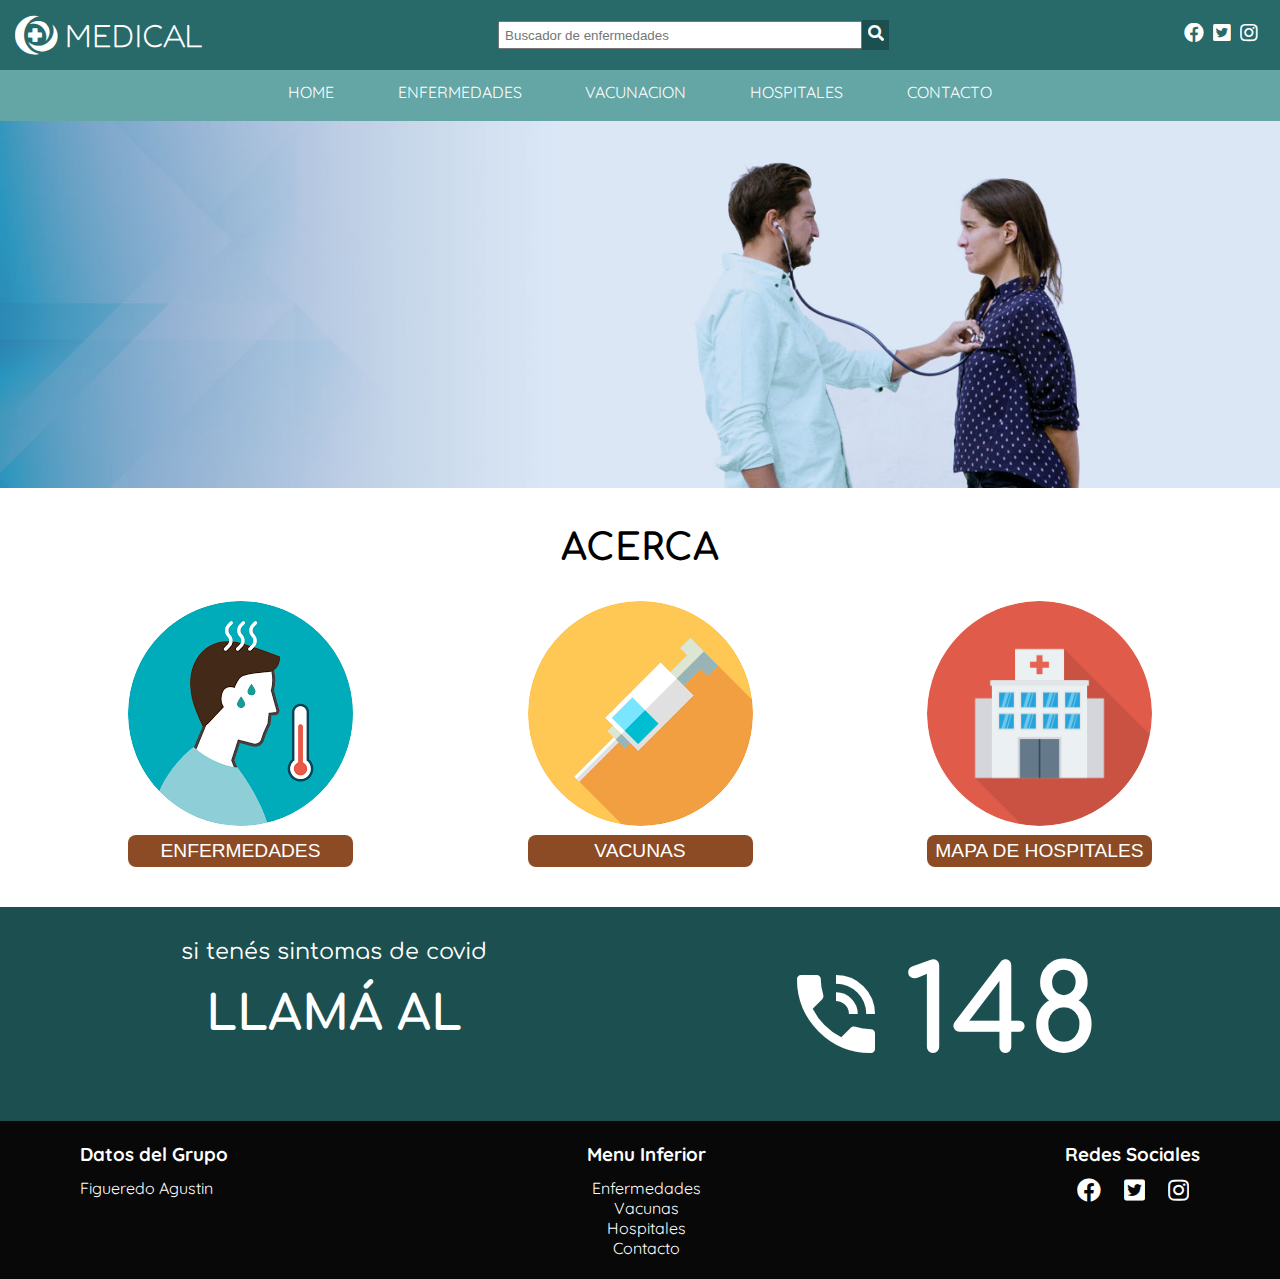
<file: index.html>
<!DOCTYPE html>
<html lang="es">

<head>
    <meta charset="UTF-8">
    <meta name="viewport" content="width=device-width, initial-scale=1.0">
    <link rel="stylesheet" type="text/css" href="css/slick.css"/>
    <link rel="stylesheet" href="css/slick-theme.css">
    <link rel="stylesheet" href="css/style.css">
    <link href="https://cdnjs.cloudflare.com/ajax/libs/font-awesome/5.14.0/css/all.min.css" rel="stylesheet">
    <link href="https://fonts.googleapis.com/css2?family=Fredoka+One&display=swap" rel="stylesheet">
    <link href="https://fonts.googleapis.com/css2?family=Material+Icons" rel="stylesheet">
    <link href="https://fonts.googleapis.com/css2?family=Quicksand:wght@400;600&display=swap" rel="stylesheet">
    <link href="https://fonts.googleapis.com/css2?family=Comfortaa:wght@400;600;700&display=swap" rel="stylesheet">
    <script src="js/jquery-3.5.1.min.js"></script>
    <script src="js/slick.min.js"></script>
    <script src="js/menu-responsive.js"></script>


    <title>Medical S.R.L</title>
</head>

<body>
    <header>
        <nav>
            <ul class="contenedor">
                <li>
                    <a href="index.html" class="icono">
                        <i class="fab fa-medrt"></i>
                       
                        <h1>Medical</h1>
                    </a>
                </li>

                <li class="buscador">
                    <input placeholder="Buscador de enfermedades" list="lista-enfermedades" name="enfermedad"
                        id="enfermedad">
                    <datalist id="lista-enfermedades">
                        <option value="COVID-19">
                        <option value="SIDA">
                        <option value="VARICELA">
                        <option value="HEPATITIS">
                        <option value="GRIPE ESTACIONAL">
                    </datalist>
                    <label for="enfermedad"><i class="fas fa-search"></i></label>
                </li>
                <li class="redes">
                <a href="https://www.facebook.com" target="_blank"><i class="fab fa-facebook uno"></i></a>
                <a href="https://www.twitter.com" target="_blank"><i class="fab fa-twitter-square dos"></i></a>
                <a href="https://www.instagram.com" target="_blank"><i class="fab fa-instagram tres"></i></a>
                </li>
            </ul>
            <div class="barra-inferior-nav">
                <ul class="barra-inferior">
                    <li><a href="index.html"> HOME</a></li>
                    <li><a href="enfermedades.html"> ENFERMEDADES</a></li>
                    <li><a href="vacuna.html"> VACUNACION</a></li>
                    <li><a href="mapa-hospital.html"> HOSPITALES</a></li>
                    <li><a href="contacto.html"> CONTACTO</a></li>
                </ul>
            </div>

            <div class="slider">
                <img src="img/slider.jpg" alt="slider-pagina">
                <img src="img/slider2.jpg" alt="hospital">
                <img src="img/slider3.png" alt="estetoscopio">
            </div>
            
        </nav>
        <a class="desplegable"></a>
    </header>

    <main>
        <section class="contenido-principal">
            <h2 class="titulares">ACERCA</h2>
            <article class="card">
                <article>
                   <a href="enfermedades.html" > 
                    <img src="img/enfermedades.jpg" alt="Foto-enfermedad" >
                    </a>
                    <h3><a href="enfermedades.html" alt="Foto-enfermedad"> ENFERMEDADES</a></h3>
                </article>
                <article>
                   <img src="img/vacuna.jpg" alt="foto-vacuna" href="#">
                    <h3><a href="vacuna.html"> VACUNAS</a></h3>
                </article>

                <article >
                   <a href="mapa-hospital.html" >
                    <img class="card1" src="img/hospital.jpg" alt="foto-hospital" >
                    </a>

                    <h3><a href="mapa-hospital.html"> MAPA DE HOSPITALES</a></h3>
                </article>
            </article>
        </section>

        <aside class="llama">
            <div class="descripcion">
                <p>si tenés sintomas de covid</p>
                <h3>LLAMÁ AL</h3>
            </div>
            <div class="llamado">
                <span class="material-icons">
                    phone_in_talk
                </span>
                <H2>148</H2>
            </div>
        </aside>
    </main>


    <footer>
        <div class="integrantes">
            <h3>Datos del Grupo</h3>
            
            <p>Figueredo Agustin </p>
            
        </div>
        <div class="menu-inferior">
            <h3>Menu Inferior</h3>
            <a href="enfermedades.html" >Enfermedades</a>
            <a href="vacuna.html" >Vacunas</a>
            <a href="mapa-hospital.html" >Hospitales</a>
            <a href="contacto.html">Contacto</a>
        </div>
        <div class="redes-sociales">
            <h3>Redes Sociales</h3>
            <div class="logo-redes">
                <a href="https://www.facebook.com" target="_blank"><i class="fab fa-facebook uno"></i></a>
                <a href="https://www.twitter.com" target="_blank"><i class="fab fa-twitter-square dos"></i></a>
                <a href="https://www.instagram.com" target="_blank"><i class="fab fa-instagram tres"></i></a>
            </div>
        </div>

    </footer>

</body>

</html>
</file>
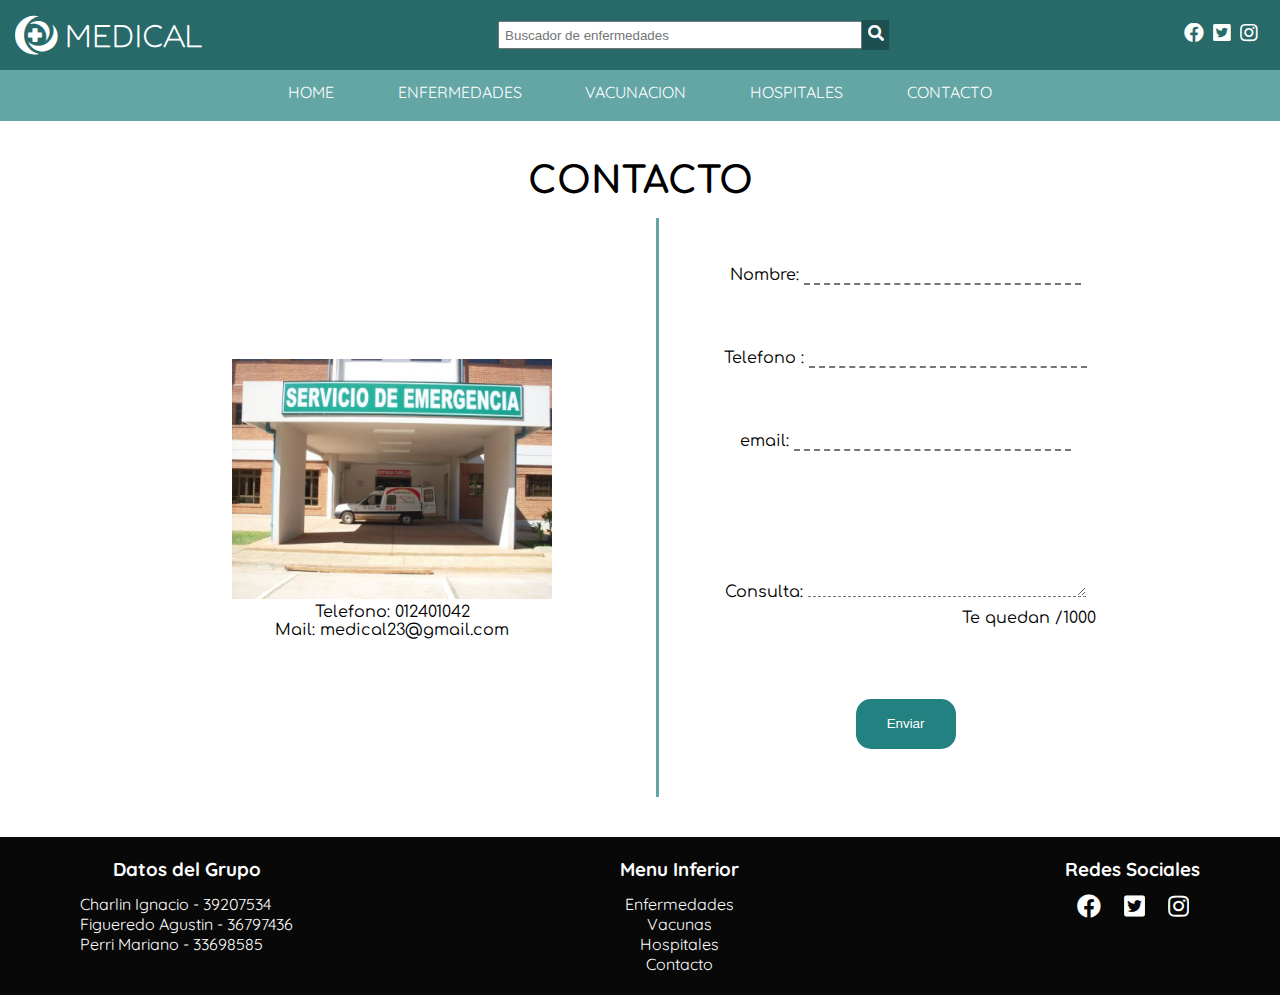
<file: contacto.html>
<!DOCTYPE html>
<html lang="en">

<head>
    <meta charset="UTF-8">
    <meta name="viewport" content="width=device-width, initial-scale=1.0">
    <link rel="stylesheet" href="css/style.css">
    <link href="https://cdnjs.cloudflare.com/ajax/libs/font-awesome/5.14.0/css/all.min.css" rel="stylesheet">
    <link href="https://fonts.googleapis.com/css2?family=Fredoka+One&display=swap" rel="stylesheet">
    <link href="https://fonts.googleapis.com/css2?family=Material+Icons" rel="stylesheet">
    <link href="https://fonts.googleapis.com/css2?family=Quicksand:wght@400;600&display=swap" rel="stylesheet">
    <link href="https://fonts.googleapis.com/css2?family=Comfortaa:wght@400;600;700&display=swap" rel="stylesheet">
    <script src="js/jquery-3.5.1.min.js"></script>
    <script src="js/contacto.js"></script>
    <title>Contacto</title>
</head>

<body>
    <header>
        <nav>
            <ul class="contenedor">
                <li>
                    <a href="index.html" class="icono">
                        <i class="fab fa-medrt"></i>
                        <h1>Medical</h1>
                    </a>
                </li>

                <li class="buscador">
                    <input placeholder="Buscador de enfermedades" list="lista-enfermedades" name="enfermedad"
                        id="enfermedad">
                    <datalist id="lista-enfermedades">
                        <option value="COVID-19">
                        <option value="SIDA">
                        <option value="VARICELA">
                        <option value="HEPATITIS">
                        <option value="GRIPE ESTACIONAL">
                    </datalist>
                    <label for="enfermedad"><i class="fas fa-search"></i></label>
                </li>
                <li class="redes">
                <a href="https://www.facebook.com" target="_blank"><i class="fab fa-facebook uno"></i></a>
                <a href="https://www.twitter.com" target="_blank"><i class="fab fa-twitter-square dos"></i></a>
                <a href="https://www.instagram.com" target="_blank"><i class="fab fa-instagram tres"></i></a>
                </li>
            </ul>
            <div class="barra-inferior-nav">
                <ul class="barra-inferior">
                    <li><a href="index.html"> HOME</a></li>
                    <li><a href="enfermedades.html"> ENFERMEDADES</a></li>
                    <li><a href="vacuna.html"> VACUNACION</a></li>
                    <li><a href="mapa-hospital.html"> HOSPITALES</a></li>
                    <li><a href="contacto.html"> CONTACTO</a></li>
                </ul>
            </div>
        </nav>
        <a class="desplegable"></a>
    </header>
    <main class="contenido-principal">
      <h2 class="titulares">CONTACTO</h2>
       <section class="contacto">
          <article class="datos">
               <img  src="img/emergencia.jpg" alt="">
               <P>Telefono: 012401042</P>
               <p>Mail: <a href="medical23@gmail.com">medical23@gmail.com</a></p>
               
               
           </article>
           <form action="#" onsubmit="return validar()" class="formulario-contacto">
              <ul >
                  <li>
                      <label for="nombre">Nombre: </label>
                      <input type="text" name="nombre" class="input" id="nombre">
                  </li>
                  <li>
                      <label for="numero">Telefono : </label>
                      <input type="text" name="numero" class="input" id="numero">
                  </li>
                  <li>
                      <label for="mail">email: </label>
                      <input type="email" name="mail" class="input" id="mail">
                  </li>
                  <li id="mensaje" class="error">
                       
                  </li>
                  <li>
                      <label for="consulta">Consulta: </label>
                      <textarea name="consulta" class="input" id="consulta" maxlength="1000" onkeyup="contarCaracteres()"></textarea>

                      <p class="caracteres">Te quedan <span id="caracteres"></span>/1000</p>
                  </li>
                  <li >
                     <div>
                      <input type="submit" class="submit" value="Enviar" >
                      </div>
                  </li>
              </ul>
               
               
           </form>
       </section>
        
    </main>
    <footer>
        <div class="integrantes">
            <h3>Datos del Grupo</h3>
            <p>Charlin Ignacio - 39207534</p>
            <p>Figueredo Agustin - 36797436</p>
            <p>Perri Mariano  - 33698585</p>
        </div>
        <div class="menu-inferior">
            <h3>Menu Inferior</h3>
            <a href="enfermedades.html" >Enfermedades</a>
            <a href="vacuna.html" >Vacunas</a>
            <a href="mapa-hospital.html" >Hospitales</a>
            <a href="contacto.html">Contacto</a>
        </div>
        <div class="redes-sociales">
            <h3>Redes Sociales</h3>
            <div class="logo-redes">
                <a href="https://www.facebook.com" target="_blank"><i class="fab fa-facebook uno"></i></a>
                <a href="https://www.twitter.com" target="_blank"><i class="fab fa-twitter-square dos"></i></a>
                <a href="https://www.instagram.com" target="_blank"><i class="fab fa-instagram tres"></i></a>
            </div>
        </div>

    </footer>
</body>

</html>
</file>
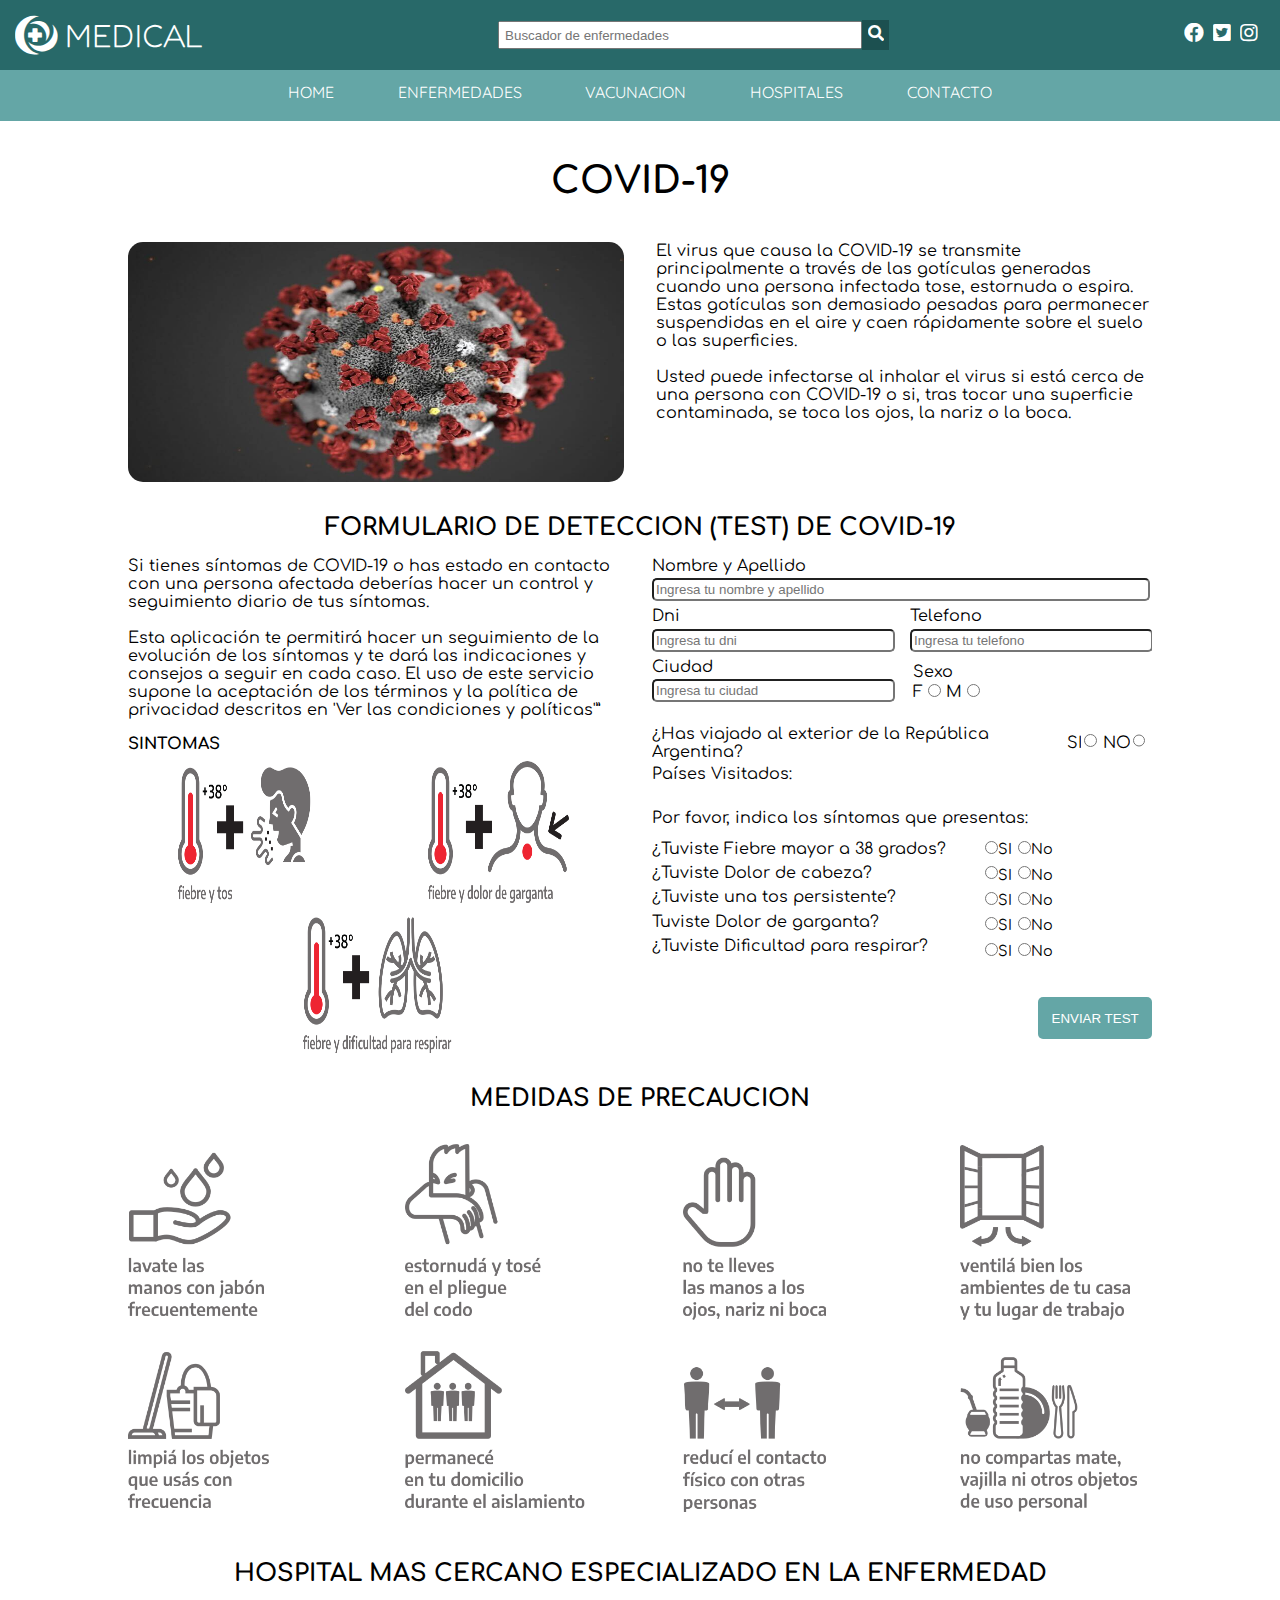
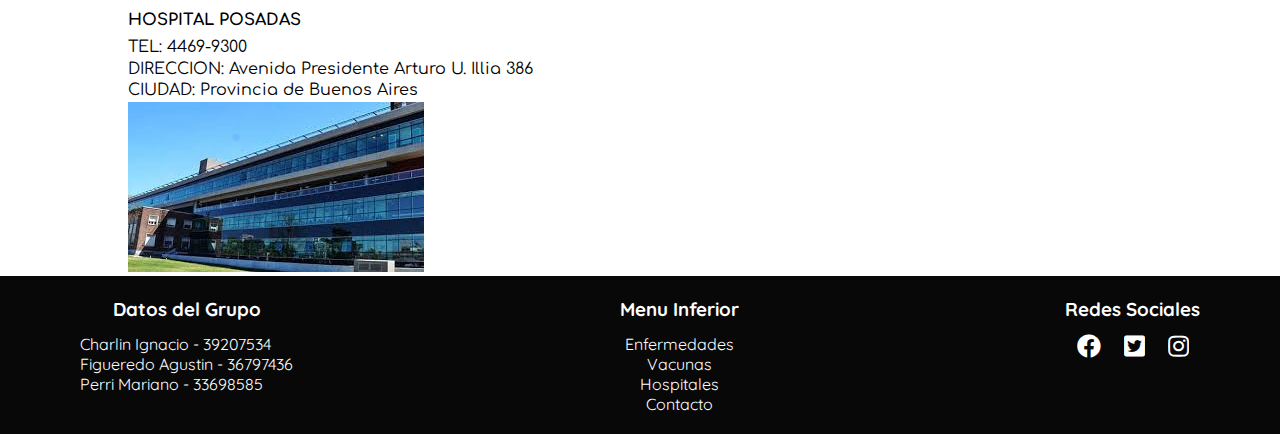
<file: covid.html>
<!DOCTYPE html>
<html lang="en">

<head>
    <meta charset="UTF-8">
    <meta name="viewport" content="width=device-width, initial-scale=1.0">
    <link rel="stylesheet" href="css/style.css">
    <link href="https://cdnjs.cloudflare.com/ajax/libs/font-awesome/5.14.0/css/all.min.css" rel="stylesheet">
    <link href="https://fonts.googleapis.com/css2?family=Fredoka+One&display=swap" rel="stylesheet">
    <link href="https://fonts.googleapis.com/css2?family=Material+Icons" rel="stylesheet">
    <link href="https://fonts.googleapis.com/css2?family=Quicksand:wght@400;600&display=swap" rel="stylesheet">
    <link href="https://fonts.googleapis.com/css2?family=Comfortaa:wght@400;600;700&display=swap" rel="stylesheet">
    <script src="js/jquery-3.5.1.min.js"></script>
    <script src="js/covid.js"></script>


    <title>Covid-19</title>
</head>

<body>
    <header>
        <nav>
            <ul class="contenedor">
                <li>
                    <a href="index.html" class="icono">
                        <i class="fab fa-medrt"></i>
                        <h1>Medical</h1>
                    </a>
                </li>

                <li class="buscador">
                    <input placeholder="Buscador de enfermedades" list="lista-enfermedades" name="enfermedad"
                        id="enfermedad">
                    <datalist id="lista-enfermedades">
                        <option value="COVID-19">
                        <option value="SIDA">
                        <option value="VARICELA">
                        <option value="HEPATITIS">
                        <option value="GRIPE ESTACIONAL">
                    </datalist>
                    <label for="enfermedad"><i class="fas fa-search"></i></label>
                </li>
                <li class="redes">
                    <a href="https://www.facebook.com" target="_blank"><i class="fab fa-facebook uno"></i></a>
                <a href="https://www.twitter.com" target="_blank"><i class="fab fa-twitter-square dos"></i></a>
                <a href="https://www.instagram.com" target="_blank"><i class="fab fa-instagram tres"></i></a>
                </li>
            </ul>
            <div class="barra-inferior-nav">
                <ul class="barra-inferior">
                    <li><a href="index.html"> HOME</a></li>
                    <li><a href="enfermedades.html"> ENFERMEDADES</a></li>
                    <li><a href="vacuna.html"> VACUNACION</a></li>
                    <li><a href="mapa-hospital.html"> HOSPITALES</a></li>
                    <li><a href="contacto.html"> CONTACTO</a></li>
                </ul>
            </div>
        </nav>
        <a class="desplegable"></a>
    </header>
    <main class="contenedor-main">
        <h2 class="titulares contenido-principal">COVID-19</h2>
        <section>
            <article class="descipcion-covid">
                <img src="img/imagen-covid.jpg" alt="imagen-covid">
                <p>El virus que causa la COVID‑19 se transmite principalmente a través de las gotículas generadas cuando
                    una persona infectada tose, estornuda o espira. Estas gotículas son demasiado pesadas para
                    permanecer suspendidas en el aire y caen rápidamente sobre el suelo o las superficies.</br>
                    </br> Usted puede infectarse al inhalar el virus si está cerca de una persona con COVID‑19 o si,
                    tras tocar una superficie contaminada, se toca los ojos, la nariz o la boca.</p>
            </article>
        </section>
        <section class="covid-formulario">
            <h3>Formulario de deteccion (test) de covid-19</h3>
            <div class="formulario">
                <article class="descripcion-formulario">
                    <p>Si tienes síntomas de COVID-19 o has estado en
                        contacto con una persona afectada deberías hacer un control y seguimiento
                        diario de tus síntomas.
                        <br><br> Esta aplicación te permitirá hacer un seguimiento de la evolución de los
                        síntomas y te dará las indicaciones y consejos a seguir en cada caso.
                        El uso de este servicio supone la aceptación de los términos y la política de
                        privacidad descritos en 'Ver las condiciones y políticas'”</p>
                    <h4>SINTOMAS</h4>
                    <div class="imagenes-sintomas">
                        <div class="imagenes-sintomas-superior">
                            <img src="img/23-fiebre-tos.png" alt="imagen-tos">
                            <img src="img/24-fiebre-dolor-garganta.png" alt="imagen-dolorgarganta">
                        </div>
                        <div class="imagenes-sintomas-inferior">
                            <img src="img/25-fiebre-dificultad-respirar.png" alt="imagen-dificultadpararespirar">
                        </div>
                    </div>
                </article>
                <article class="formulario-covid">
                    <form action="#" onsubmit="return validar()">
                        <label for="nombre">Nombre y Apellido</label><br>
                        <input type="text" id="nombre"  name="nombre" class="input-nombre formulario-input"
                            placeholder="Ingresa tu nombre y apellido"><br>
                        <div class="dni-telefono">
                            <div class="dni">
                                <label for="dni">Dni</label>
                                <input type="number" id="dni" placeholder="Ingresa tu dni" class="formulario-input">
                            </div>
                            <div class="telefono">
                                <label for="telefono">Telefono</label>
                                <input type="tel" id="telefono" placeholder="Ingresa tu telefono"
                                    class="formulario-input">
                            </div>
                        </div>
                        <div class="ciudad-sexo">
                            <div class="ciudad">
                                <label for="ciudad">Ciudad</label>
                                <input type="text" id="ciudad" placeholder="Ingresa tu ciudad" class="formulario-input">
                            </div>
                            <div class="sexo">
                                <label for="sexo">Sexo</label>
                                <div class="selectores-sexo">
                                    <label for="sexo">F</label>
                                    <input type="radio" name="sexo" id="femenino">
                                    <label for="sexo">M</label>
                                    <input type="radio" name="sexo" id="masculino">
                                </div>
                            </div>
                        </div>
                        <div class="pais-visitados">
                            <div class="has-viajado">
                                <label for="viajo">¿Has viajado al exterior de la República Argentina?</label><br>
                                <label for="si">SI</label>
                                <input type="radio" id="si viaje" name="viajo" value="si" onchange="cambiar('viajo', 'paises')">
                                <label for="no">NO</label>
                                <input type="radio" id="no viaje" name="viajo" value="no" onchange="cambiar('viajo', 'paises')">
                            </div>
                            <div class="selector-pais">
                                <label for="paises">Países Visitados:</label>
                                <select id="paises">
                                    <option value="brasil" disabled selected>selecionar opcion</option>
                                    <option value="brasil">brasil</option>
                                    <option value="uruguay">uruguay</option>
                                    <option value="chile">chile</option>
                                    <option value="paraguay">paraguay</option>
                                </select>
                            </div>
                        </div>
                        <div class="sintomas">
                            <label for="indicar"> Por favor, indica los síntomas que presentas:</label><br>
                            <div class="cuestionario">
                                <div class="preguntas">
                                    <label for="fiebre">¿Tuviste Fiebre mayor a 38 grados?</label>
                                    <label for="cabeza">¿Tuviste Dolor de cabeza?</label>
                                    <label for="tos">¿Tuviste una tos persistente?</label>
                                    <label for="garganta">Tuviste Dolor de garganta?</label>
                                    <label for="respirar">¿Tuviste Dificultad para respirar?</label>
                                    <div class="direccion" id="direccion">
                                                <label for="direccion" >direccion: </label>
                                                <input type="text"  placeholder="Ingresa tu direccion" class="formulario-input">
                                    </div>
                                </div>
                                <div class="respuestas">
                                    <div class="flex">
                                        <input type="radio" id="mayor" value="si" name="fiebre">
                                        <label for="si" class="espacio">SI</label>
                                        <input type="radio" id="menor" value="no" name="fiebre">
                                        <label for="no">No</label>
                                    </div>
                                    <div class="flex">
                                        <input type="radio" id="si tuve" value="si" name="cabeza">
                                        <label for="si" class="espacio">SI</label>
                                        <input type="radio" id="no tuve" value="no" name="cabeza">
                                        <label for="no">No</label>
                                    </div>
                                    <div class="flex">
                                        <input type="radio" id="tos" value="si" name="tos">
                                        <label for="si" class="espacio">SI</label>
                                        <input type="radio" id="no tos" value="no" name="tos">
                                        <label for="no">No</label>
                                    </div>
                                    <div class="flex">
                                        <input type="radio" id="dolor" value="si" name="garganta">
                                        <label for="si" class="espacio">SI</label>
                                        <input type="radio" id="sin dolor" value="no" name="garganta">
                                        <label for="no">No</label>
                                    </div>
                                    <div class="flex">
                                        <input type="radio" id="con dificultad" value="si" name="respirar" value="si" onchange="cambiar('respirar', 'direccion')">
                                        <label for="si" class="espacio">SI</label>
                                        <input type="radio" id="sin" value="no" name="respirar" value="no" onchange="cambiar('respirar', 'direccion')">
                                        <label for="no">No</label>
                                    </div>
                                </div>
                            </div>
                        </div>
                        <div class="boton-formulario">
                            <input type="submit" class="btn" value="Enviar test">
                        </div>
                         <div id="mensaje" class="error"> </div>
                    </form>
                </article>
            </div>
        </section>
        <section class="medidas-precaucion">
            <h3>Medidas de Precaucion</h3>
            <article class="imagenes-precaucion">
                <div class="imagenes">
                    <img src="img/14-lavarse-manos.png" alt="lavarse-manos">
                    <img src="img/15-estornudar.png" alt="estornudar">
                    <img src="img/16-tocar-nariz.png" alt="tocar-nariz">
                    <img src="img/17-ventilar.png" alt="ventillar">
                </div>
                <div class="imagenes">
                    <img src="img/18-limpiar-objetos.png" alt="limpiar-objetos">
                    <img src="img/19-permanecer-domicilio.png" alt="permanecer-domicilio">
                    <img src="img/20-reducir-contacto.png" alt="reducir-contacto">
                    <img src="img/21-no-compartir-mate.png" alt="no-compartir-mate">
                </div>
            </article>
        </section>
        <aside class="hospital-mas-cercano">
            <h3>Hospital mas cercano especializado en la enfermedad</h3>
            <div class="info-hospital">
                <div class="informacion-hospital">
                    <H4>HOSPITAL POSADAS</H4>
                    <P>TEL: 4469-9300</P>
                    <P>DIRECCIÓN: Avenida Presidente Arturo U. Illia 386</P>
                    <P>CIUDAD: Provincia de Buenos Aires</P>
                    <img src="img/hospital-posadas.jfif" alt="foto-hospital">
                </div>
                <div class="mapa-hospital">
                    <iframe
                        src="https://www.google.com/maps/embed?pb=!1m14!1m8!1m3!1d13131.87148464452!2d-58.5753246!3d-34.6302522!3m2!1i1024!2i768!4f13.1!3m3!1m2!1s0x0%3A0xef2dc611cc3efabb!2sPosadas!5e0!3m2!1ses-419!2sar!4v1602593224267!5m2!1ses-419!2sar"
                        frameborder="0" style="border:0;" allowfullscreen="" aria-hidden="false" tabindex="0"></iframe>
                </div>
            </div>
        </aside>
    </main>

    <footer>
        <div class="integrantes">
            <h3>Datos del Grupo</h3>
            <p>Charlin Ignacio - 39207534</p>
            <p>Figueredo Agustin - 36797436</p>
            <p>Perri Mariano  - 33698585</p>
        </div>
        <div class="menu-inferior">
            <h3>Menu Inferior</h3>
            <a href="enfermedades.html" >Enfermedades</a>
            <a href="vacuna.html" >Vacunas</a>
            <a href="mapa-hospital.html" >Hospitales</a>
            <a href="contacto.html">Contacto</a>
        </div>
        <div class="redes-sociales">
            <h3>Redes Sociales</h3>
            <div class="logo-redes">
                <a href="https://www.facebook.com" target="_blank"><i class="fab fa-facebook uno"></i></a>
                <a href="https://www.twitter.com" target="_blank"><i class="fab fa-twitter-square dos"></i></a>
                <a href="https://www.instagram.com" target="_blank"><i class="fab fa-instagram tres"></i></a>
            </div>
        </div>

    </footer>
</body>

</html>
</file>
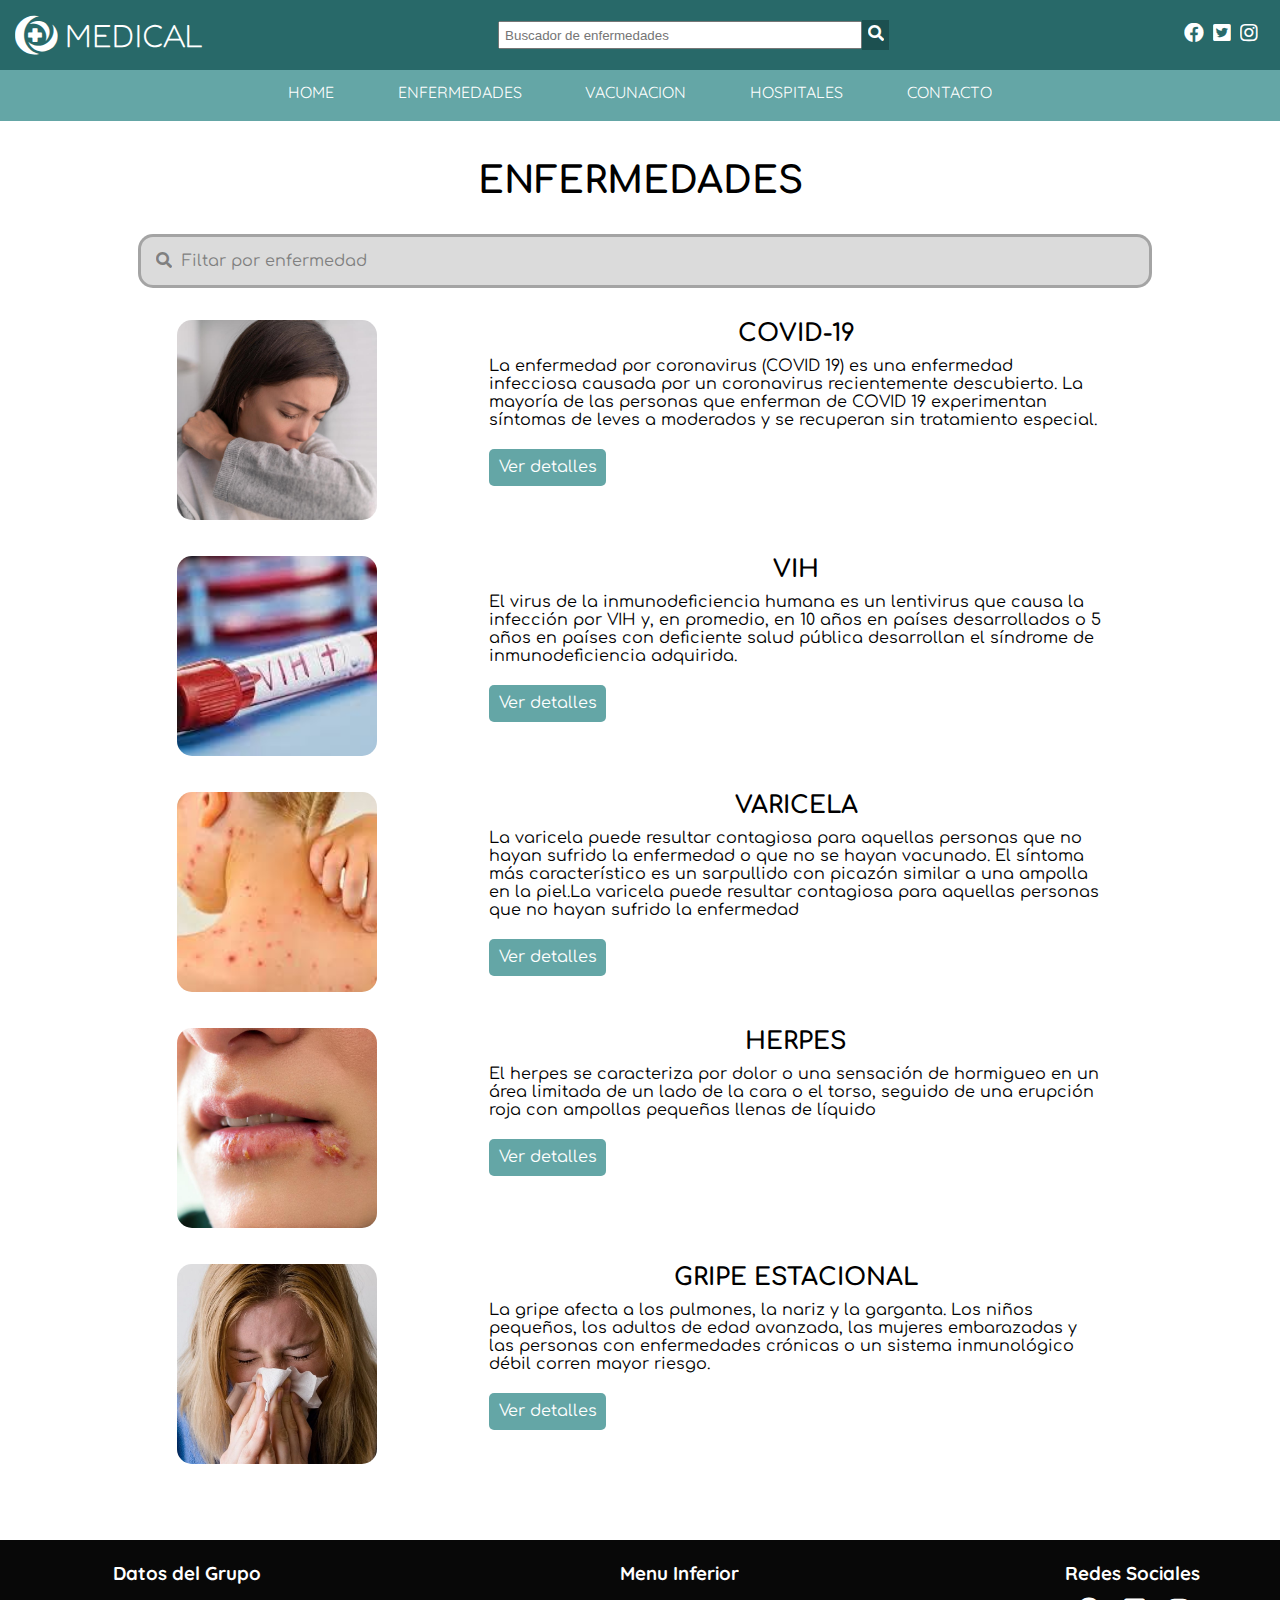
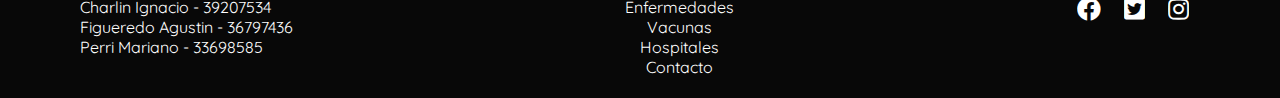
<file: enfermedades.html>
<!DOCTYPE html>
<html lang="en">

<head>
    <meta charset="UTF-8">
    <meta name="viewport" content="width=device-width, initial-scale=1.0">
    <link rel="stylesheet" href="css/style.css">
    <link href="https://cdnjs.cloudflare.com/ajax/libs/font-awesome/5.14.0/css/all.min.css" rel="stylesheet">
    <link href="https://fonts.googleapis.com/css2?family=Fredoka+One&display=swap" rel="stylesheet">
    <link href="https://fonts.googleapis.com/css2?family=Material+Icons" rel="stylesheet">
    <link href="https://fonts.googleapis.com/css2?family=Quicksand:wght@400;600&display=swap" rel="stylesheet">
    <link href="https://fonts.googleapis.com/css2?family=Comfortaa:wght@400;600;700&display=swap" rel="stylesheet">
    <script src="js/jquery-3.5.1.min.js"></script>
    <script src="js/menu-responsive.js"></script>

    <title>Enfermedades</title>

</head>

<body>
    <header>
        <nav>
            <ul class="contenedor">
                <li>
                    <a href="index.html" class="icono">
                        <i class="fab fa-medrt"></i>
                        <h1>Medical</h1>
                    </a>
                </li>

                <li class="buscador">
                    <input placeholder="Buscador de enfermedades" list="lista-enfermedades" name="enfermedad"
                        id="enfermedad">
                    <datalist id="lista-enfermedades">
                        <option value="COVID-19">
                        <option value="SIDA">
                        <option value="VARICELA">
                        <option value="HEPATITIS">
                        <option value="GRIPE ESTACIONAL">
                    </datalist>
                    <label for="enfermedad"><i class="fas fa-search"></i></label>
                </li>
                <li class="redes">
                <a href="https://www.facebook.com" target="_blank"><i class="fab fa-facebook uno"></i></a>
                <a href="https://www.twitter.com" target="_blank"><i class="fab fa-twitter-square dos"></i></a>
                <a href="https://www.instagram.com" target="_blank"><i class="fab fa-instagram tres"></i></a>
                </li>
            </ul>
            <div class="barra-inferior-nav">
                <ul class="barra-inferior">
                    <li><a href="index.html"> HOME</a></li>
                    <li><a href="enfermedades.html"> ENFERMEDADES</a></li>
                    <li><a href="vacuna.html"> VACUNACION</a></li>
                    <li><a href="mapa-hospital.html"> HOSPITALES</a></li>
                    <li><a href="contacto.html"> CONTACTO</a></li>
                </ul>
            </div>
        </nav>
        <a class="desplegable"></a>
    </header>

    <main class="contenido-principal">
        <section>
            <h2 class="titulares">ENFERMEDADES</h2>
            <article class="selector">
                <i class="fas fa-search"></i>
                <p>Filtar por enfermedad</p>
            </article>
        </section>
        <div class="contenedor-cards">
            <section class="card-enfermedades">
                <article>
                    <img src="img/covid-19.png" alt="cocid-19"></article>
                <article class="texto">
                    <h3>COVID-19</h3>
                    <P>La enfermedad por coronavirus (COVID 19) es una ‎enfermedad infecciosa causada por un
                        ‎coronavirus
                        recientemente descubierto.
                        La mayoría de las personas que enferman de ‎COVID 19 experimentan síntomas de leves a ‎moderados
                        y se recuperan sin tratamiento ‎especial.
                    </P>
                    <a href="covid.html" class="boton-detalle">Ver detalles</a>
                </article>
            </section>
            <section class="card-enfermedades">
                <article>
                    <img src="img/vih.jfif" alt="sida"></article>
                <article class="texto">
                    <h3>VIH</h3>
                    <P>El virus de la inmunodeficiencia humana es un lentivirus que causa la infección por VIH​ y, en
                        promedio, en 10 años en países desarrollados o 5 años en países con deficiente salud pública
                        desarrollan el síndrome de inmunodeficiencia adquirida.​​ ‎
                    </P>
                    <a href="#" class="boton-detalle">Ver detalles</a>
                </article>
            </section>
            <section class="card-enfermedades">
                <article>
                    <img src="img/varicela.jfif" alt="varicela"></article>
                <article class="texto">
                    <h3>VARICELA</h3>
                    <P> La varicela puede resultar contagiosa para aquellas personas que no hayan sufrido la enfermedad
                        o
                        que no se hayan vacunado.
                        El síntoma más característico es un sarpullido con picazón similar a una ampolla en la piel.​​
                        La varicela puede resultar contagiosa para aquellas personas que no hayan sufrido la enfermedad
                    </P>
                    <a href="#" class="boton-detalle">Ver detalles</a>
                </article>
            </section>
            <section class="card-enfermedades">
                <article>
                    <img src="img/herpes.jpg" alt="herpes">
                </article>
                <article class="texto">
                    <h3>HERPES</h3>
                    <P>
                        El herpes se caracteriza por dolor o una sensación de hormigueo en un área limitada de un lado
                        de la
                        cara o el torso, seguido de una erupción roja con ampollas pequeñas llenas de líquido‎
                    </P>
                    <a href="#" class="boton-detalle">Ver detalles</a>
                </article>
            </section>
            <section class="card-enfermedades">
                <article>
                    <img src="img/gripe.jpg" alt="gripe-estacional">
                </article>
                <article class="texto">
                    <h3>GRIPE ESTACIONAL</h3>
                    <P> La gripe afecta a los pulmones, la nariz y la garganta. Los niños pequeños, los adultos de edad
                        avanzada, las mujeres embarazadas y las personas con enfermedades crónicas o un sistema
                        inmunológico débil corren mayor riesgo.
                    </P>
                    <a href="#" class="boton-detalle">Ver detalles</a>
                </article>
            </section>
        </div>
    </main>
    <footer>
        <div class="integrantes">
            <h3>Datos del Grupo</h3>
            <p>Charlin Ignacio - 39207534</p>
            <p>Figueredo Agustin - 36797436</p>
            <p>Perri Mariano  - 33698585</p>
        </div>
        <div class="menu-inferior">
            <h3>Menu Inferior</h3>
            <a href="enfermedades.html" >Enfermedades</a>
            <a href="vacuna.html" >Vacunas</a>
            <a href="mapa-hospital.html" >Hospitales</a>
            <a href="contacto.html">Contacto</a>
        </div>
        <div class="redes-sociales">
            <h3>Redes Sociales</h3>
            <div class="logo-redes">
                <a href="https://www.facebook.com" target="_blank"><i class="fab fa-facebook uno"></i></a>
                <a href="https://www.twitter.com" target="_blank"><i class="fab fa-twitter-square dos"></i></a>
                <a href="https://www.instagram.com" target="_blank"><i class="fab fa-instagram tres"></i></a>
             </div>
        </div>

    </footer>
</body>

</html>
</file>
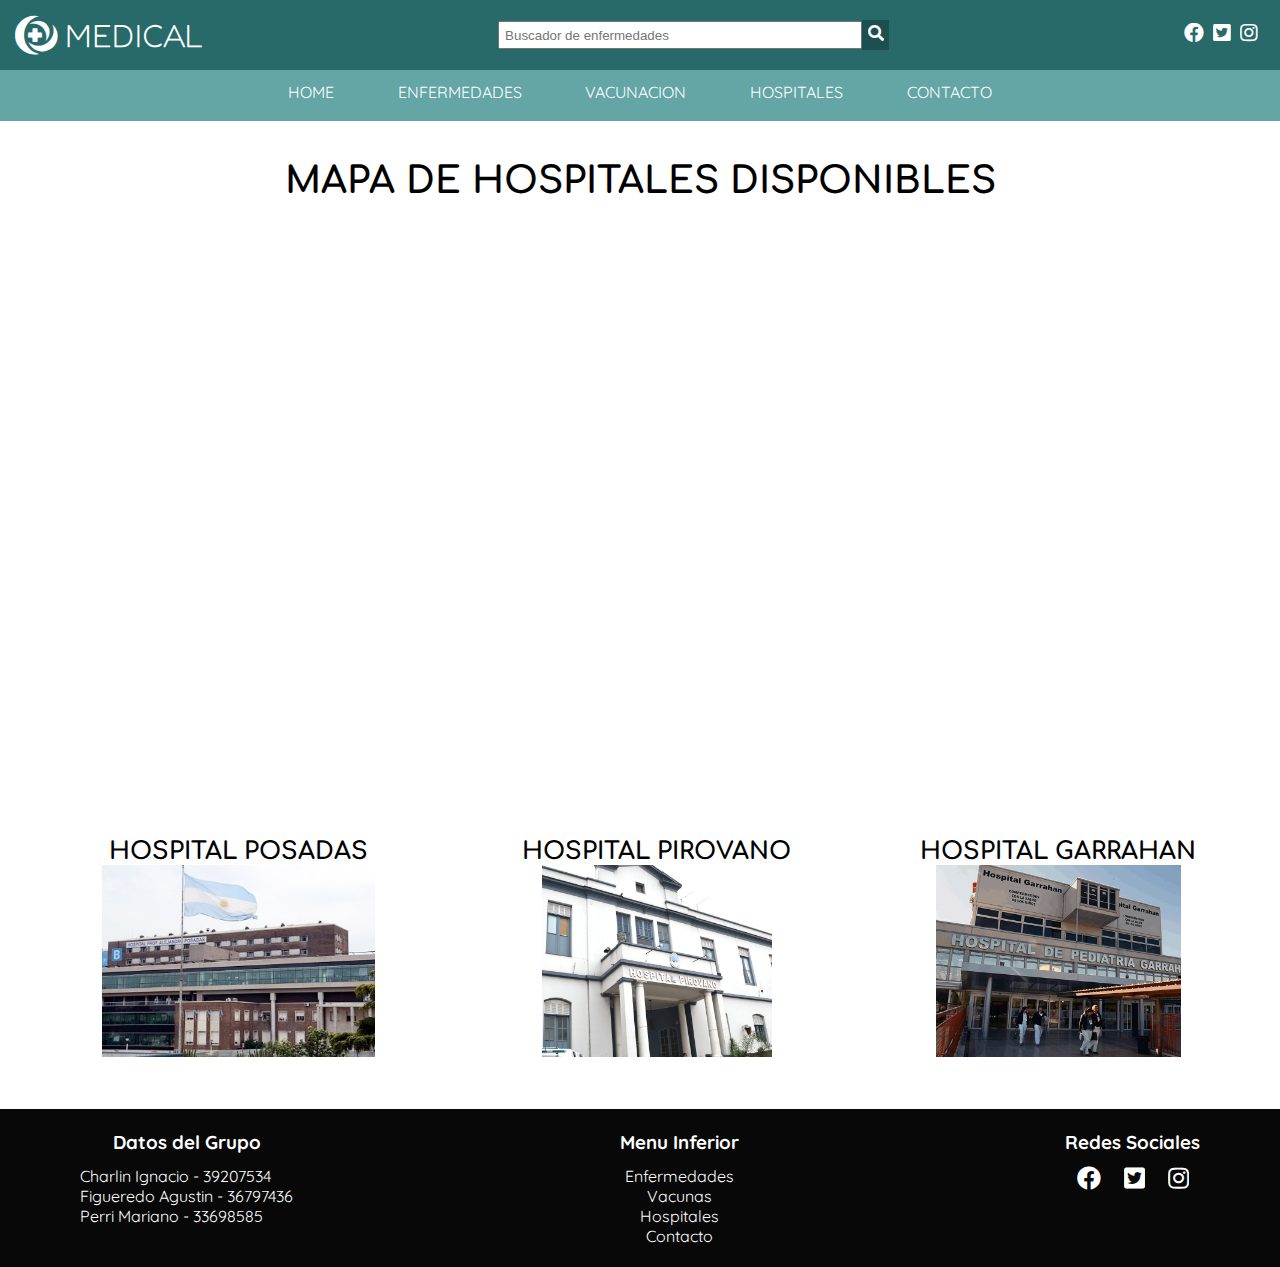
<file: mapa-hospital.html>
<!DOCTYPE html>
<html lang="en">

<head>
    <meta charset="UTF-8">
    <meta name="viewport" content="width=device-width, initial-scale=1.0">
    <link rel="stylesheet" href="css/style.css">
    <link href="https://cdnjs.cloudflare.com/ajax/libs/font-awesome/5.14.0/css/all.min.css" rel="stylesheet">
    <link href="https://fonts.googleapis.com/css2?family=Fredoka+One&display=swap" rel="stylesheet">
    <link href="https://fonts.googleapis.com/css2?family=Material+Icons" rel="stylesheet">
    <link href="https://fonts.googleapis.com/css2?family=Quicksand:wght@400;600&display=swap" rel="stylesheet">
    <link href="https://fonts.googleapis.com/css2?family=Comfortaa:wght@400;600;700&display=swap" rel="stylesheet">
    <script src="js/jquery-3.5.1.min.js"></script>
    <script src="js/hospitales.js"></script>


    <title>Mapa</title>
</head>

<body>
    <header>
        <nav>
            <ul class="contenedor">
                <li>
                    <a href="index.html" class="icono">
                        <i class="fab fa-medrt"></i>
                        <h1>Medical</h1>
                    </a>
                </li>

                <li class="buscador">
                    <input placeholder="Buscador de enfermedades" list="lista-enfermedades" name="enfermedad"
                        id="enfermedad">
                    <datalist id="lista-enfermedades">
                        <option value="COVID-19">
                        <option value="SIDA">
                        <option value="VARICELA">
                        <option value="HEPATITIS">
                        <option value="GRIPE ESTACIONAL">
                    </datalist>
                    <label for="enfermedad"><i class="fas fa-search"></i></label>
                </li>
                <li class="redes">
                <a href="https://www.facebook.com" target="_blank"><i class="fab fa-facebook uno"></i></a>
                <a href="https://www.twitter.com" target="_blank"><i class="fab fa-twitter-square dos"></i></a>
                <a href="https://www.instagram.com" target="_blank"><i class="fab fa-instagram tres"></i></a>
                </li>
            </ul>
            <div class="barra-inferior-nav">
                <ul class="barra-inferior">
                    <li><a href="index.html"> HOME</a></li>
                    <li><a href="enfermedades.html"> ENFERMEDADES</a></li>
                    <li><a href="vacuna.html"> VACUNACION</a></li>
                    <li><a href="mapa-hospital.html"> HOSPITALES</a></li>
                    <li><a href="contacto.html"> CONTACTO</a></li>
                </ul>
            </div>
        </nav>
        <a class="desplegable"></a>
    </header>
    <main>
        <section class="contenido-principal mapa-hospitales">
            <article class="mapa">
                <h2 class="titulares">MAPA DE HOSPITALES DISPONIBLES</h2>
                    <iframe
                        src="https://www.google.com/maps/embed?pb=!1m14!1m8!1m3!1d13131.87148464452!2d-58.5753246!3d-34.6302522!3m2!1i1024!2i768!4f13.1!3m3!1m2!1s0x0%3A0xef2dc611cc3efabb!2sPosadas!5e0!3m2!1ses-419!2sar!4v1602593224267!5m2!1ses-419!2sar"
                        frameborder="0" style="border:0;" allowfullscreen="" aria-hidden="false" tabindex="0">
                            
                   </iframe>
            </article>
        </section>
        <section class="informacion-hospitales">
            <article class="popup">
                <div class="informacion-popup">
                    <h2 id="dirrecion"></h2>
                    <h2 id="localidad"></h2>
                    <a id="cerrar">Cerrar</a>
                </div>
            </article>
            <article class="card-hospital">
                <a href="#informacion-hospitales" class="link-hospital" id="posadas">
                    <h3>Hospital Posadas</h3>
                    <img src="img/posadas.jpg" alt="HospitalPosadas">
                </a>
            </article>
            <article class="card-hospital">
                <a href="#informacion-hospitales" class="link-hospital" id="pirovano">
                    <h3>Hospital Pirovano</h3>
                    <img src="img/pirovano.jpg" alt="HospitalPirovano">
                </a>
            </article>
            <article class="card-hospital">
                <a href="#informacion-hospitales" class="link-hospital" id="garrahan">
                    <h3>Hospital Garrahan</h3>
                    <img src="img/garrahan.png" alt="HospitalGarrahan">
                </a>
            </article>
        </section>
    </main>
    <footer>
        <div class="integrantes">
            <h3>Datos del Grupo</h3>
            <p>Charlin Ignacio - 39207534</p>
            <p>Figueredo Agustin - 36797436</p>
            <p>Perri Mariano  - 33698585</p>
        </div>
        <div class="menu-inferior">
            <h3>Menu Inferior</h3>
            <a href="enfermedades.html" >Enfermedades</a>
            <a href="vacuna.html" >Vacunas</a>
            <a href="mapa-hospital.html" >Hospitales</a>
            <a href="contacto.html">Contacto</a>
        </div>
        <div class="redes-sociales">
            <h3>Redes Sociales</h3>
            <div class="logo-redes">
                <a href="https://www.facebook.com" target="_blank"><i class="fab fa-facebook uno"></i></a>
                <a href="https://www.twitter.com" target="_blank"><i class="fab fa-twitter-square dos"></i></a>
                <a href="https://www.instagram.com" target="_blank"><i class="fab fa-instagram tres"></i></a>
            </div>
        </div>

    </footer>
</body>

</html>
</file>
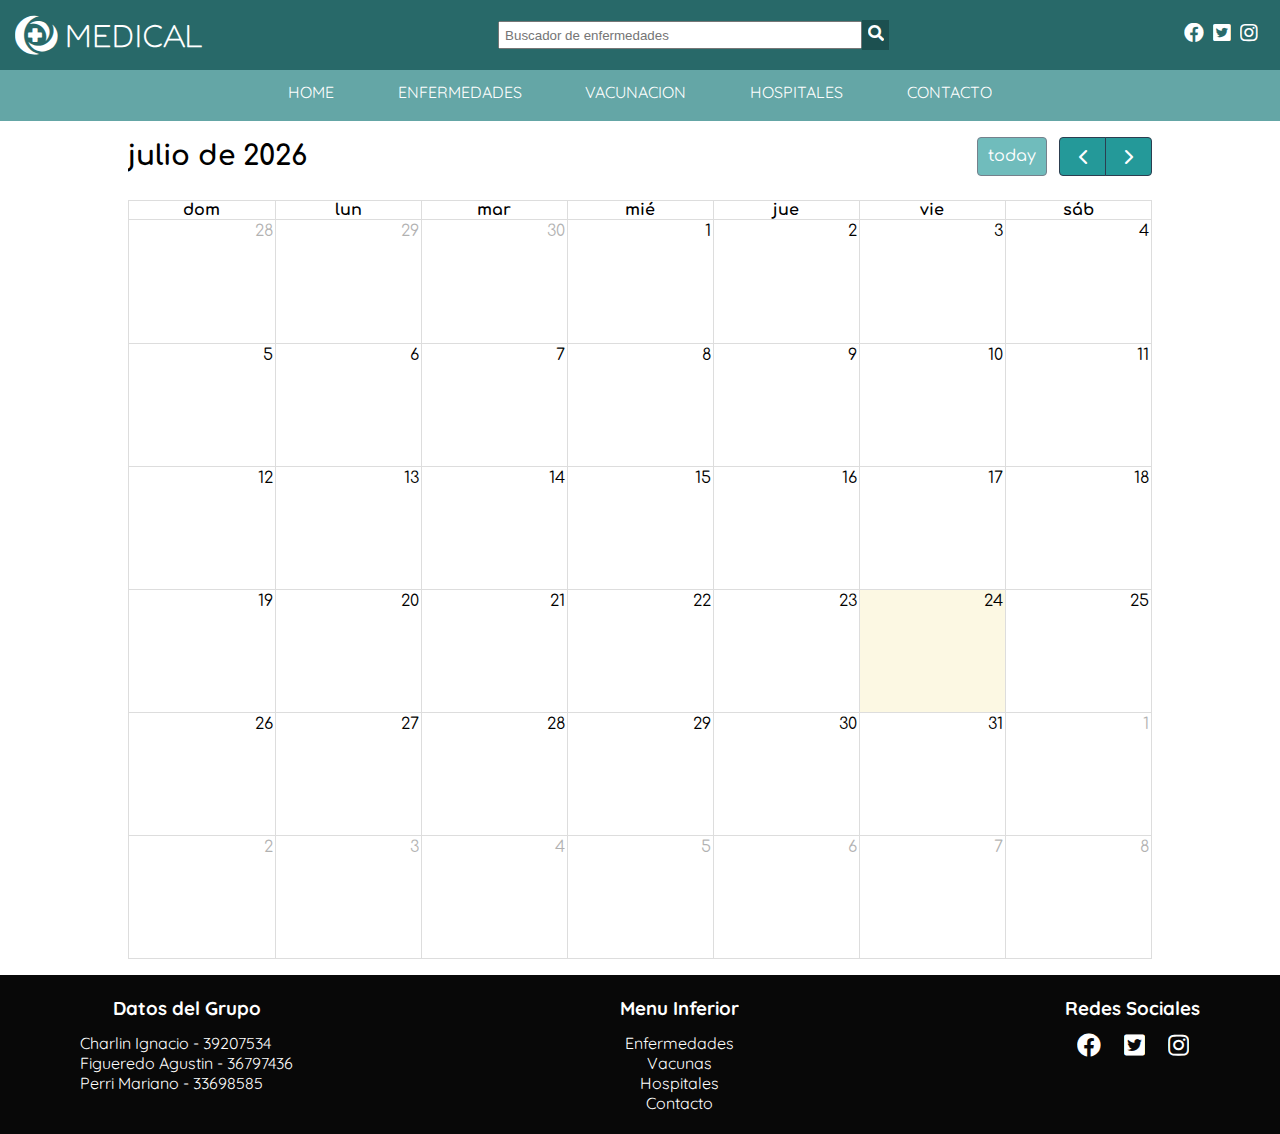
<file: vacuna.html>
<!DOCTYPE html>
<html lang="es">

<head>
    <meta charset="UTF-8">
    <meta name="viewport" content="width=device-width, initial-scale=1.0">
    <link href='fullcalendar/core/main.css' rel='stylesheet' />
    <link href='fullcalendar/daygrid/main.css' rel='stylesheet' />
    <link rel="stylesheet" href="css/style.css">
    <link href="https://cdnjs.cloudflare.com/ajax/libs/font-awesome/5.14.0/css/all.min.css" rel="stylesheet">
    <link href="https://fonts.googleapis.com/css2?family=Fredoka+One&display=swap" rel="stylesheet">
    <link href="https://fonts.googleapis.com/css2?family=Material+Icons" rel="stylesheet">
    <link href="https://fonts.googleapis.com/css2?family=Quicksand:wght@400;600&display=swap" rel="stylesheet">
    <link href="https://fonts.googleapis.com/css2?family=Comfortaa:wght@400;600;700&display=swap" rel="stylesheet">
    
    <script src='fullcalendar/core/main.js'></script>
    <script src='fullcalendar/daygrid/main.js'></script>
    <script src="js/jquery-3.5.1.min.js"></script>
    <script src="js/calendario.js"></script>
    


    <title>Medical S.R.L</title>
</head>

<body>
    <header>
        <nav>
            <ul class="contenedor">
                <li>
                    <a href="index.html" class="icono">
                        <i class="fab fa-medrt"></i>
                       
                        <h1>Medical</h1>
                    </a>
                </li>

                <li class="buscador">
                    <input placeholder="Buscador de enfermedades" list="lista-enfermedades" name="enfermedad"
                        id="enfermedad">
                    <datalist id="lista-enfermedades">
                        <option value="COVID-19">
                        <option value="SIDA">
                        <option value="VARICELA">
                        <option value="HEPATITIS">
                        <option value="GRIPE ESTACIONAL">
                    </datalist>
                    <label for="enfermedad"><i class="fas fa-search"></i></label>
                </li>
                <li class="redes">
                <a href="https://www.facebook.com" target="_blank"><i class="fab fa-facebook uno"></i></a>
                <a href="https://www.twitter.com" target="_blank"><i class="fab fa-twitter-square dos"></i></a>
                <a href="https://www.instagram.com" target="_blank"><i class="fab fa-instagram tres"></i></a>
                </li>
            </ul>
            <div class="barra-inferior-nav">
                <ul class="barra-inferior">
                    <li><a href="index.html"> HOME</a></li>
                    <li><a href="enfermedades.html"> ENFERMEDADES</a></li>
                    <li><a href="vacuna.html"> VACUNACION</a></li>
                    <li><a href="mapa-hospital.html"> HOSPITALES</a></li>
                    <li><a href="contacto.html"> CONTACTO</a></li>
                </ul>
            </div>
        </nav>
        <a class="desplegable"></a>
    </header>

    <main>
        <article id="contenedor-calendario">
            

        </article>
       
    </main>


    <footer>
        <div class="integrantes">
            <h3>Datos del Grupo</h3>
            <p>Charlin Ignacio - 39207534</p>
            <p>Figueredo Agustin - 36797436</p>
            <p>Perri Mariano  - 33698585</p>
        </div>
        <div class="menu-inferior">
            <h3>Menu Inferior</h3>
            <a href="enfermedades.html" >Enfermedades</a>
            <a href="vacuna.html" >Vacunas</a>
            <a href="mapa-hospital.html" >Hospitales</a>
            <a href="contacto.html">Contacto</a>
        </div>
        <div class="redes-sociales">
            <h3>Redes Sociales</h3>
            <div class="logo-redes">
                <a href="https://www.facebook.com" target="_blank"><i class="fab fa-facebook uno"></i></a>
                <a href="https://www.twitter.com" target="_blank"><i class="fab fa-twitter-square dos"></i></a>
                <a href="https://www.instagram.com" target="_blank"><i class="fab fa-instagram tres"></i></a>
            </div>
        </div>

    </footer>

</body>

</html>
</file>
<file: css/style.css>
/** Globales **/
*{
    margin: 0;
    padding: 0;
    overflow-x: hidden;
    
}

/** Header **/

.contenedor{
    width: 100%;
    background-color: rgb(40, 105, 105);
    color: white;
    display: flex;
    justify-content: space-between;
    padding: 15px;
    align-items: center;
    list-style: none;
    position: fixed;
    z-index: 100;    
}

.contenedor-main{
    width: 80%;
    margin: auto;
}

.icono{
    display: flex;
    text-decoration: none;
    color: white;
    align-items: center;
}
.icono h1{
    margin-left: 7px;
    font-family: 'Fredoka One', cursive;
    text-transform: uppercase;
    font-weight: lighter;
}
.icono i{

    font-size: 3.0rem;

    font-size: 2.5rem;

}

.buscador {
    display: flex;
    width: calc(33% - 2em);
    align-items: center;
}
.buscador label{
    padding-left: 5px;
    font-size: 1rem;
    background-color: #1c5050;
    padding: 4.7px 6px;
}
.buscador label:hover, .icono i:hover, .redes a:hover{
    color:#8FFFFF;
}
.buscador input{
    padding: 0.3rem;
    width: 100%;
}
.redes{
    padding-right: 2rem;
}
.redes a{
    text-decoration: none;
    color: white;
    font-size: 20px;
    padding-right: 5px;
    border-radius: 50%;
}

.slider img{
    width: 100%;
    margin-top: 0;
}

/** Main Acerca  **/

.contenido-principal{
    
    text-align: center;
    width: 80%;
    margin: auto;
    padding: 2.5rem;
}
.titulares{
    font-family: 'Comfortaa', cursive;
    font-weight: bolder;
    font-size: 2.3rem;
}

.card h3{
    background-color: #8C4B24;
    font-family: 'Open Sans Condensed', sans-serif;
    font-weight: 300;
    font-size: 1.2rem;
    padding: 5px;
    border-radius: 8px;
    margin-top: 5px;
}
.card h3:hover{
    background-color: #8C4B24;
    transition: background-color .2s;
}
.card a{
    color: white;
    text-decoration: none;
}
.card1{
    width: 225px;
    height: 225px;
}

.imghospital{
    width: 225px;
    height: 225px;

}
.card{
    display: flex;
    width: 100%;
    justify-content: space-between;
    width: 100%;
    padding-top: 2rem;
    flex-wrap: wrap;

}
.card img{
    width: calc(33% -1em);
    border-radius: 150px;
}

/** Main llamado **/

.llama{
    display: flex;
    justify-content: space-around;
    background-color: #1c5050;
    color: white;
    text-align: center;
    align-items: center;
    padding: 2rem;
}
.llama p{
    font-family: 'Comfortaa', cursive;
    font-size: 1.4rem;
}

.llama h3{
    font-family: 'Comfortaa', cursive;
    font-size: 3rem;
    padding-top: 1.5rem;
}

.llama span{
    font-size: 6.5rem;
    padding-right: 1rem;
    overflow: hidden;
}
.llamado{
    font-family: 'Comfortaa', cursive;
    display: flex;
    font-size: 5rem;
    align-items: center;
}

/** Footer **/

footer{
    display: flex;
    justify-content: space-between;
    
    padding: 1.3rem 5rem;
    background-color: rgb(8, 8, 8);
    color: white;
    font-family: 'Quicksand', sans-serif;
}

.integrantes h3{
    text-align: center;
    padding-bottom: 0.8rem;
}
.menu-inferior{
    display: flex;
    flex-direction: column;
    text-align: center;
}
.menu-inferior h3{
    padding-bottom: 0.8rem;
}
.menu-inferior a{
    color: white;
    text-decoration: none;
}

.menu-inferior a:hover{
    color: #80401b;
}
.redes-sociales h3{
    padding-bottom: 0.8rem;
}
.redes-sociales a{
    color: white;
    text-decoration: none;
}
.logo-redes{
    display: flex;
    justify-content: space-around;
    font-size: 1.5rem;
}
.redes-sociales a:hover{
    color: #80401b;
}
@media screen and (max-width: 47em) {
    footer{
        flex-direction: column;
        align-items:center;
    }
    .redes-sociales, .menu-inferior{
        margin-top: 0.5em;

    }
}

/** Pagina enfermedades **/
.barra-inferior-nav{    
    margin-top: 3.6rem;
    background-color:rgba(36, 129, 129, 0.705) ;
    padding-top: 1.5rem;
    padding-bottom: 1.2rem;
}
.barra-inferior{
    display: flex;
    width: 60%;
    justify-content: space-around;
    margin: auto;
}
.barra-inferior a{
    color: white;
    text-decoration: none;
    font-family: 'Quicksand', sans-serif;
}
.barra-inferior a:hover{
    color: #80401b;
    font-weight: bold;
}
.selector {
    border-radius: 15px;
    border-style: solid ;
    border-color: rgba(128, 128, 128, 0.596);
    display: flex;
    background-color: rgba(128, 128, 128, 0.281);
    padding: 15px;
    text-align: start;
    margin-top: 2rem;
    color: rgb(128, 128, 128);
    margin-left: 10px;
}
.selector p{
    margin-left: 10px;
    font-family: 'Comfortaa', cursive;
}
.contenedor-cards{
    margin-top: 2rem;
}
a.desplegable{
    display: none;
    width: 55px;
    height: 55px;
    background-image: url(../img/hamburger.gif);
    position:fixed;
    top:0;
    right: 0;  
    cursor: pointer;
}
@media screen and (max-width:47em){
    .contenedor li{
        padding: 0.2em;
        width: 70%;
    }
    .redes {
       text-align: right;
    } 
    .contenedor{
        position: static !important;
        flex-direction: column;

    }
    .barra-inferior-nav{
        padding-top: 0em;
        margin-top: 0em;
    }
    .barra-inferior {
        display:block;
        text-align: center;
    }
    a.desplegable{
        display: block;
        z-index: 100;
    }
    .card {
        display: flex;
        justify-content:center;
    }
    .card article{
        margin-top: 1.2em;
     }
     .llama p {
        font-size: 0.8em;

     }
    .llama h3 {
        font-size: 1.5em;

     }
       
     .llamado {
        font-size: 4.0rem;

     }
     
     .llama span {
        font-size: 5.3rem;
    }
}
.card-enfermedades{
    display: flex;
    justify-content: space-around;
    flex-basis: calc(50% - 10px);
}

.card-enfermedades img{
    width: 200px;
    height: 200px;
    object-fit: cover;
    border-radius: 15px;
    margin-bottom: 2rem;
}
.texto{
    width: 60%;
    text-align: start;
    padding-left: 15px;
    font-family: 'Comfortaa', cursive;
}
.texto h3{
    text-align: center;
    font-weight: bolder;
    margin-bottom: 10px;
}
.boton-detalle{
    color: white;
    text-decoration: none;
    background-color:rgba(36, 129, 129, 0.705);
    padding: 0.6rem;
    display: inline-block;
    margin-top: 20px;
    border-radius: 5px;
}
.boton-detalle:hover{
    background-color:#1c5050 ;
    transition: background-color .2s;
}

/** Pagina mapa **/
.mapa-hospitales img{
    width: 100%;
    padding-top: 2.5rem;
}
.informacion-hospitales{
    display: flex;
    justify-content:space-around;
    margin-bottom: 2rem;
    padding: 1rem;
}
.card-hospital{
    text-align:center;
    overflow-x: hidden;
}
.card-hospital:hover{
    transform: scale(1.1);
    transition: 0.2s;
}
.card-hospital img{ 
    width: 80%;
    height: 12rem;
    object-fit: cover;
}
.popup{
    background-color: rgb(27, 110, 99);
    width: 65%;
    height: 300px;
    text-align: center;
    position: fixed;
    z-index: 2;
    top:10rem;
    display: none;
    color: white;
    font-size: 1rem;
}
.informacion-popup{
    display: flex;
    flex-direction: column;
    align-items: center;
    height: 100%;
    justify-content: space-evenly;
}
.link-hospital{
    text-decoration: none;
    color: #000000;
}
.link-hospital:hover{
    
    filter: brightness(80%);
}
@media screen and (max-width:47em){
    .mapa iframe{
        height: 25rem;
    }
    .informacion-hospitales{
        flex-direction: column;
    }
    .card-hospital:not(:nth-child(2)){
        padding-top: 1.5rem;
    }
    .popup{
        width: 90%;
        margin-left: 0.3rem;
    }
}
#cerrar {
    background-color: #80401b;
    padding: 0.8em;
    cursor: pointer;
    border-radius: 0.5em;
    display: inline-block;
    transform: scale(1);
    transition: transform 1s;
}
#cerrar:hover{
    background-color: black;
    color: #8FFFFF;
    transform:scale(1.3) rotate(3deg);
}
/** Pagina covid**/

.descipcion-covid{
    display: flex;
}
.descipcion-covid img{
    flex: 1;
    height:15rem;
    margin-right: 2rem;
    border-radius: 15px;
}
.descipcion-covid p{
   flex: 1;
   font-family:'Comfortaa';
}
section{
    font-family: 'Comfortaa', cursive; 
}
section h3{
    text-align: center;
    text-transform: uppercase;
    font-size: 1.5rem;
    font-weight: bold;
}
.formulario{
    display: flex;
    margin-top: 1em;
}
.descripcion-formulario{
    flex: 1;
    margin-right: 1.5rem;
}
.covid-formulario{
    padding-top: 2rem;
}
.descripcion-formulario h4{
    padding-top: 1rem;
}
.formulario-covid{
    flex: 1;
}
.formulario-covid input{
    border-radius: 5px;
    margin: .2rem 0 .4rem 0;
}
.formulario-input{
    padding: 2px;
}
.imagenes-sintomas-superior{
    display: flex;
    width: 100%;
    flex-wrap: wrap;
    justify-content: space-around;
}
.imagenes-sintomas-inferior{
    display: flex;
    justify-content: center;
}
.imagenes-sintomas img{
    height: 150px;
    width: 150px;
}
.input-nombre{
    width: 98%;
}
.dni-telefono{
    display: flex;
    justify-content: space-between;
}
.dni{
    width: 100%;
    padding-right: 1rem;
}
.telefono{
    width: 100%;
}
.dni-telefono input{
    width: 97%;
}

.ciudad-sexo{
    display: flex;
    align-items: center;
}
.ciudad{
    display: flex;
    flex-direction: column;
    padding-right: 1.6em;
    width: 47%;   
}
.ciudad input{
    width: 100%;
}

.pais-visitados{
    margin-top: 1em;
}

.has-viajado{
    display: flex;
    align-items: center;
    width: 100%;
    padding-bottom: 0.3em;
}
.has-viajado label{
    margin-right: 0.2em;
}
.has-viajado input{
    margin-right: 0.5em;
}
.selector-pais select {
    width: 40%;
    display:none;
}
.direccion{
    width: 100%;
    display:none;
}

.sintomas{
    margin-top: 1.6em;
}
.cuestionario{
    display: flex;
    align-content: center;
}
.preguntas{
    width: 60em;
    display: flex;
    flex-direction: column;
    margin-top: 0.4em;
}
.preguntas label{
    margin-top: 0.4em;
}
.respuestas{
    width: 30em;
    margin-top: 0.5em;
    margin-bottom: 2em;
}
.flex{
    display: flex;
    align-items: center;
    margin-right: 0.4em;
    font-size: 0.9em;
    margin-top: 0.2em;
}
.flex input{
    size: 0.8em;
}
.espacio{
    margin-right: 0.4em;
}

.boton-formulario{
    display: flex;
    justify-content: flex-end;
}
.btn{
    background-color: rgba(36, 129, 129, 0.705);
    border: none;
    text-transform: uppercase;
    color: white;
    padding: 1em;
}
.btn:hover{
    background-color:#1c5050 ;
    transition: background-color .2s;
}

.medidas-precaucion{
    padding-top: 2em;
}
.imagenes-precaucion{
    width: 100%;
    margin-top: 1em;
}

.imagenes{
    display: flex;
    flex-wrap: wrap;
    justify-content: space-between;
}
.imagenes img{
    width: 12em;
    height: 12em;
}

aside h3{
    text-align: center;
    text-transform: uppercase;
    font-size: 1.5rem;
    font-weight: bold;
    font-family: 'Comfortaa', cursive;
    padding-top: 2em;
    padding-bottom: 1em;
}

.info-hospital{
    display: flex;
    justify-content: space-between;
    font-family: 'Comfortaa', cursive;
}
.info-hospital H4{
    margin-bottom: 0.6em;
}
.info-hospital p{
    margin-bottom: 0.2em;
}
.mapa-hospital{
    width: 60%;
}
.mapa-hospital iframe{
    width: 100%;
    height: 15em;
}

.imagen-contacto {
    width: 200px;
}

.error {
    display: flex;
    flex-direction: column;
    font-size: 0.8em;
    color: red;
}


                                  /*pagina de contacto*/

.mapa iframe{
    padding-top: 1em;
    width: 62em;
    height: 35em;
}
.contacto{
    display: flex;
    flex-direction: row;
    justify-content: space-around;
    margin: auto;
}
.contacto img{
   width: 20em; 
}
.contacto article a{
    text-decoration: none;
    color: #000;
}
.datos{
    width: 50%;
    position: relative;
    margin: auto;
}

.formulario-contacto{
    padding: 1em;
    width: 45%;
    flex-wrap: wrap;
    list-style: none;
    border-left: solid rgba(36, 129, 129, 0.705);
    margin-top: 1em;
}

.formulario-contacto li{
   padding: 2em;
   list-style: none;
   
}
.input{
    border-top: 0;
    border-left: 0;
    border-right: 0;
    border-bottom: 1;
    border-bottom-style: dashed;
    width: 70%;
}
.submit{
    width: 100px;
    background: rgb(36, 129, 129);
    border: none;
    padding: 1.3em;
    border-radius: 15px;
    color: white;
}
.submit:hover{
    background: rgb(5, 82, 82);
}

.caracteres {
    margin: 0.5em;
    text-align: right;
}
@media screen and (max-width: 47em){
    .contacto {
        flex-wrap: wrap;

    }
    .formulario-contacto{
        border-left: 0;
        width: 100%;
}
     .contacto img{
        width: 80%;
    }
    .datos {
        width: 100%;
    }
}

        /*vacuna calendario */

#calendario .fc-h-event{
    background-color:rgb(36, 153, 153) ;
}
.fc-button{
    background-color:rgb(36, 153, 153) !important;
}
#contenedor-calendario{
    width: 80%;
    margin: auto;
    margin-bottom: 1em;
    margin-top: 1em;
    font-family: 'Comfortaa', cursive;
    
}
@media screen and (max-width: 47em) {
    .fc-right{
        display: flex;
        flex-direction: column;
        align-items: center;
    }
    .fc-button-group{
        padding-top: 0.8rem;
    }
}
</file>
<file: fullcalendar/core/main.css>
@charset "UTF-8";
.fc {
  direction: ltr;
  text-align: left;
}

.fc-rtl {
  text-align: right;
}

body .fc {
  /* extra precedence to overcome jqui */
  font-size: 1em;
}

/* Colors
--------------------------------------------------------------------------------------------------*/
.fc-highlight {
  /* when user is selecting cells */
  background: #bce8f1;
  opacity: 0.3;
}

.fc-bgevent {
  /* default look for background events */
  background: #8fdf82;
  opacity: 0.3;
}

.fc-nonbusiness {
  /* default look for non-business-hours areas */
  /* will inherit .fc-bgevent's styles */
  background: #d7d7d7;
}

/* Popover
--------------------------------------------------------------------------------------------------*/
.fc-popover {
  position: absolute;
  box-shadow: 0 2px 6px rgba(0, 0, 0, 0.15);
}

.fc-popover .fc-header {
  /* TODO: be more consistent with fc-head/fc-body */
  display: flex;
  flex-direction: row;
  justify-content: space-between;
  align-items: center;
  padding: 2px 4px;
}

.fc-rtl .fc-popover .fc-header {
  flex-direction: row-reverse;
}

.fc-popover .fc-header .fc-title {
  margin: 0 2px;
}

.fc-popover .fc-header .fc-close {
  cursor: pointer;
  opacity: 0.65;
  font-size: 1.1em;
}

/* Misc Reusable Components
--------------------------------------------------------------------------------------------------*/
.fc-divider {
  border-style: solid;
  border-width: 1px;
}

hr.fc-divider {
  height: 0;
  margin: 0;
  padding: 0 0 2px;
  /* height is unreliable across browsers, so use padding */
  border-width: 1px 0;
}

.fc-bg,
.fc-bgevent-skeleton,
.fc-highlight-skeleton,
.fc-mirror-skeleton {
  /* these element should always cling to top-left/right corners */
  position: absolute;
  top: 0;
  left: 0;
  right: 0;
}

.fc-bg {
  bottom: 0;
  /* strech bg to bottom edge */
}

.fc-bg table {
  height: 100%;
  /* strech bg to bottom edge */
}

/* Tables
--------------------------------------------------------------------------------------------------*/
.fc table {
  width: 100%;
  box-sizing: border-box;
  /* fix scrollbar issue in firefox */
  table-layout: fixed;
  border-collapse: collapse;
  border-spacing: 0;
  font-size: 1em;
  /* normalize cross-browser */
}

.fc th {
  text-align: center;
}

.fc th,
.fc td {
  border-style: solid;
  border-width: 1px;
  padding: 0;
  vertical-align: top;
}

.fc td.fc-today {
  border-style: double;
  /* overcome neighboring borders */
}

/* Internal Nav Links
--------------------------------------------------------------------------------------------------*/
a[data-goto] {
  cursor: pointer;
}

a[data-goto]:hover {
  text-decoration: underline;
}

/* Fake Table Rows
--------------------------------------------------------------------------------------------------*/
.fc .fc-row {
  /* extra precedence to overcome themes forcing a 1px border */
  /* no visible border by default. but make available if need be (scrollbar width compensation) */
  border-style: solid;
  border-width: 0;
}

.fc-row table {
  /* don't put left/right border on anything within a fake row.
     the outer tbody will worry about this */
  border-left: 0 hidden transparent;
  border-right: 0 hidden transparent;
  /* no bottom borders on rows */
  border-bottom: 0 hidden transparent;
}

.fc-row:first-child table {
  border-top: 0 hidden transparent;
  /* no top border on first row */
}

/* Day Row (used within the header and the DayGrid)
--------------------------------------------------------------------------------------------------*/
.fc-row {
  position: relative;
}

.fc-row .fc-bg {
  z-index: 1;
}

/* highlighting cells & background event skeleton */
.fc-row .fc-bgevent-skeleton,
.fc-row .fc-highlight-skeleton {
  bottom: 0;
  /* stretch skeleton to bottom of row */
}

.fc-row .fc-bgevent-skeleton table,
.fc-row .fc-highlight-skeleton table {
  height: 100%;
  /* stretch skeleton to bottom of row */
}

.fc-row .fc-highlight-skeleton td,
.fc-row .fc-bgevent-skeleton td {
  border-color: transparent;
}

.fc-row .fc-bgevent-skeleton {
  z-index: 2;
}

.fc-row .fc-highlight-skeleton {
  z-index: 3;
}

/*
row content (which contains day/week numbers and events) as well as "mirror" (which contains
temporary rendered events).
*/
.fc-row .fc-content-skeleton {
  position: relative;
  z-index: 4;
  padding-bottom: 2px;
  /* matches the space above the events */
}

.fc-row .fc-mirror-skeleton {
  z-index: 5;
}

.fc .fc-row .fc-content-skeleton table,
.fc .fc-row .fc-content-skeleton td,
.fc .fc-row .fc-mirror-skeleton td {
  /* see-through to the background below */
  /* extra precedence to prevent theme-provided backgrounds */
  background: none;
  /* in case <td>s are globally styled */
  border-color: transparent;
}

.fc-row .fc-content-skeleton td,
.fc-row .fc-mirror-skeleton td {
  /* don't put a border between events and/or the day number */
  border-bottom: 0;
}

.fc-row .fc-content-skeleton tbody td,
.fc-row .fc-mirror-skeleton tbody td {
  /* don't put a border between event cells */
  border-top: 0;
}

/* Scrolling Container
--------------------------------------------------------------------------------------------------*/
.fc-scroller {
  -webkit-overflow-scrolling: touch;
}

/* TODO: move to timegrid/daygrid */
.fc-scroller > .fc-day-grid,
.fc-scroller > .fc-time-grid {
  position: relative;
  /* re-scope all positions */
  width: 100%;
  /* hack to force re-sizing this inner element when scrollbars appear/disappear */
}

/* Global Event Styles
--------------------------------------------------------------------------------------------------*/
.fc-event {
  position: relative;
  /* for resize handle and other inner positioning */
  display: block;
  /* make the <a> tag block */
  font-size: 0.85em;
  line-height: 1.4;
  border-radius: 3px;
  border: 1px solid #3788d8;
}

.fc-event,
.fc-event-dot {
  background-color: #3788d8;
  /* default BACKGROUND color */
}

.fc-event,
.fc-event:hover {
  color: #fff;
  /* default TEXT color */
  text-decoration: none;
  /* if <a> has an href */
}

.fc-event[href],
.fc-event.fc-draggable {
  cursor: pointer;
  /* give events with links and draggable events a hand mouse pointer */
}

.fc-not-allowed,
.fc-not-allowed .fc-event {
  /* to override an event's custom cursor */
  cursor: not-allowed;
}

.fc-event .fc-content {
  position: relative;
  z-index: 2;
}

/* resizer (cursor AND touch devices) */
.fc-event .fc-resizer {
  position: absolute;
  z-index: 4;
}

/* resizer (touch devices) */
.fc-event .fc-resizer {
  display: none;
}

.fc-event.fc-allow-mouse-resize .fc-resizer,
.fc-event.fc-selected .fc-resizer {
  /* only show when hovering or selected (with touch) */
  display: block;
}

/* hit area */
.fc-event.fc-selected .fc-resizer:before {
  /* 40x40 touch area */
  content: "";
  position: absolute;
  z-index: 9999;
  /* user of this util can scope within a lower z-index */
  top: 50%;
  left: 50%;
  width: 40px;
  height: 40px;
  margin-left: -20px;
  margin-top: -20px;
}

/* Event Selection (only for touch devices)
--------------------------------------------------------------------------------------------------*/
.fc-event.fc-selected {
  z-index: 9999 !important;
  /* overcomes inline z-index */
  box-shadow: 0 2px 5px rgba(0, 0, 0, 0.2);
}

.fc-event.fc-selected:after {
  content: "";
  position: absolute;
  z-index: 1;
  /* same z-index as fc-bg, behind text */
  /* overcome the borders */
  top: -1px;
  right: -1px;
  bottom: -1px;
  left: -1px;
  /* darkening effect */
  background: #000;
  opacity: 0.25;
}

/* Event Dragging
--------------------------------------------------------------------------------------------------*/
.fc-event.fc-dragging.fc-selected {
  box-shadow: 0 2px 7px rgba(0, 0, 0, 0.3);
}

.fc-event.fc-dragging:not(.fc-selected) {
  opacity: 0.75;
}

/* Horizontal Events
--------------------------------------------------------------------------------------------------*/
/* bigger touch area when selected */
.fc-h-event.fc-selected:before {
  content: "";
  position: absolute;
  z-index: 3;
  /* below resizers */
  top: -10px;
  bottom: -10px;
  left: 0;
  right: 0;
}

/* events that are continuing to/from another week. kill rounded corners and butt up against edge */
.fc-ltr .fc-h-event.fc-not-start,
.fc-rtl .fc-h-event.fc-not-end {
  margin-left: 0;
  border-left-width: 0;
  padding-left: 1px;
  /* replace the border with padding */
  border-top-left-radius: 0;
  border-bottom-left-radius: 0;
}

.fc-ltr .fc-h-event.fc-not-end,
.fc-rtl .fc-h-event.fc-not-start {
  margin-right: 0;
  border-right-width: 0;
  padding-right: 1px;
  /* replace the border with padding */
  border-top-right-radius: 0;
  border-bottom-right-radius: 0;
}

/* resizer (cursor AND touch devices) */
/* left resizer  */
.fc-ltr .fc-h-event .fc-start-resizer,
.fc-rtl .fc-h-event .fc-end-resizer {
  cursor: w-resize;
  left: -1px;
  /* overcome border */
}

/* right resizer */
.fc-ltr .fc-h-event .fc-end-resizer,
.fc-rtl .fc-h-event .fc-start-resizer {
  cursor: e-resize;
  right: -1px;
  /* overcome border */
}

/* resizer (mouse devices) */
.fc-h-event.fc-allow-mouse-resize .fc-resizer {
  width: 7px;
  top: -1px;
  /* overcome top border */
  bottom: -1px;
  /* overcome bottom border */
}

/* resizer (touch devices) */
.fc-h-event.fc-selected .fc-resizer {
  /* 8x8 little dot */
  border-radius: 4px;
  border-width: 1px;
  width: 6px;
  height: 6px;
  border-style: solid;
  border-color: inherit;
  background: #fff;
  /* vertically center */
  top: 50%;
  margin-top: -4px;
}

/* left resizer  */
.fc-ltr .fc-h-event.fc-selected .fc-start-resizer,
.fc-rtl .fc-h-event.fc-selected .fc-end-resizer {
  margin-left: -4px;
  /* centers the 8x8 dot on the left edge */
}

/* right resizer */
.fc-ltr .fc-h-event.fc-selected .fc-end-resizer,
.fc-rtl .fc-h-event.fc-selected .fc-start-resizer {
  margin-right: -4px;
  /* centers the 8x8 dot on the right edge */
}

/* DayGrid events
----------------------------------------------------------------------------------------------------
We use the full "fc-day-grid-event" class instead of using descendants because the event won't
be a descendant of the grid when it is being dragged.
*/
.fc-day-grid-event {
  margin: 1px 2px 0;
  /* spacing between events and edges */
  padding: 0 1px;
}

tr:first-child > td > .fc-day-grid-event {
  margin-top: 2px;
  /* a little bit more space before the first event */
}

.fc-mirror-skeleton tr:first-child > td > .fc-day-grid-event {
  margin-top: 0;
  /* except for mirror skeleton */
}

.fc-day-grid-event .fc-content {
  /* force events to be one-line tall */
  white-space: nowrap;
  overflow: hidden;
}

.fc-day-grid-event .fc-time {
  font-weight: bold;
}

/* resizer (cursor devices) */
/* left resizer  */
.fc-ltr .fc-day-grid-event.fc-allow-mouse-resize .fc-start-resizer,
.fc-rtl .fc-day-grid-event.fc-allow-mouse-resize .fc-end-resizer {
  margin-left: -2px;
  /* to the day cell's edge */
}

/* right resizer */
.fc-ltr .fc-day-grid-event.fc-allow-mouse-resize .fc-end-resizer,
.fc-rtl .fc-day-grid-event.fc-allow-mouse-resize .fc-start-resizer {
  margin-right: -2px;
  /* to the day cell's edge */
}

/* Event Limiting
--------------------------------------------------------------------------------------------------*/
/* "more" link that represents hidden events */
a.fc-more {
  margin: 1px 3px;
  font-size: 0.85em;
  cursor: pointer;
  text-decoration: none;
}

a.fc-more:hover {
  text-decoration: underline;
}

.fc-limited {
  /* rows and cells that are hidden because of a "more" link */
  display: none;
}

/* popover that appears when "more" link is clicked */
.fc-day-grid .fc-row {
  z-index: 1;
  /* make the "more" popover one higher than this */
}

.fc-more-popover {
  z-index: 2;
  width: 220px;
}

.fc-more-popover .fc-event-container {
  padding: 10px;
}

/* Now Indicator
--------------------------------------------------------------------------------------------------*/
.fc-now-indicator {
  position: absolute;
  border: 0 solid red;
}

/* Utilities
--------------------------------------------------------------------------------------------------*/
.fc-unselectable {
  -webkit-user-select: none;
  -khtml-user-select: none;
  -moz-user-select: none;
  -ms-user-select: none;
  user-select: none;
  -webkit-touch-callout: none;
  -webkit-tap-highlight-color: rgba(0, 0, 0, 0);
}

/*
TODO: more distinction between this file and common.css
*/
/* Colors
--------------------------------------------------------------------------------------------------*/
.fc-unthemed th,
.fc-unthemed td,
.fc-unthemed thead,
.fc-unthemed tbody,
.fc-unthemed .fc-divider,
.fc-unthemed .fc-row,
.fc-unthemed .fc-content,
.fc-unthemed .fc-popover,
.fc-unthemed .fc-list-view,
.fc-unthemed .fc-list-heading td {
  border-color: #ddd;
}

.fc-unthemed .fc-popover {
  background-color: #fff;
}

.fc-unthemed .fc-divider,
.fc-unthemed .fc-popover .fc-header,
.fc-unthemed .fc-list-heading td {
  background: #eee;
}

.fc-unthemed td.fc-today {
  background: #fcf8e3;
}

.fc-unthemed .fc-disabled-day {
  background: #d7d7d7;
  opacity: 0.3;
}

/* Icons
--------------------------------------------------------------------------------------------------
from https://feathericons.com/ and built with IcoMoon
*/
@font-face {
  font-family: "fcicons";
  src: url("[data-uri]") format("truetype");
  font-weight: normal;
  font-style: normal;
}
.fc-icon {
  /* use !important to prevent issues with browser extensions that change fonts */
  font-family: "fcicons" !important;
  speak: none;
  font-style: normal;
  font-weight: normal;
  font-variant: normal;
  text-transform: none;
  line-height: 1;
  /* Better Font Rendering =========== */
  -webkit-font-smoothing: antialiased;
  -moz-osx-font-smoothing: grayscale;
}

.fc-icon-chevron-left:before {
  content: "";
}

.fc-icon-chevron-right:before {
  content: "";
}

.fc-icon-chevrons-left:before {
  content: "";
}

.fc-icon-chevrons-right:before {
  content: "";
}

.fc-icon-minus-square:before {
  content: "";
}

.fc-icon-plus-square:before {
  content: "";
}

.fc-icon-x:before {
  content: "";
}

.fc-icon {
  display: inline-block;
  width: 1em;
  height: 1em;
  text-align: center;
}

/* Buttons
--------------------------------------------------------------------------------------------------
Lots taken from Flatly (MIT): https://bootswatch.com/4/flatly/bootstrap.css
*/
/* reset */
.fc-button {
  border-radius: 0;
  overflow: visible;
  text-transform: none;
  margin: 0;
  font-family: inherit;
  font-size: inherit;
  line-height: inherit;
}

.fc-button:focus {
  outline: 1px dotted;
  outline: 5px auto -webkit-focus-ring-color;
}

.fc-button {
  -webkit-appearance: button;
}

.fc-button:not(:disabled) {
  cursor: pointer;
}

.fc-button::-moz-focus-inner {
  padding: 0;
  border-style: none;
}

/* theme */
.fc-button {
  display: inline-block;
  font-weight: 400;
  color: #212529;
  text-align: center;
  vertical-align: middle;
  -webkit-user-select: none;
  -moz-user-select: none;
  -ms-user-select: none;
  user-select: none;
  background-color: transparent;
  border: 1px solid transparent;
  padding: 0.4em 0.65em;
  font-size: 1em;
  line-height: 1.5;
  border-radius: 0.25em;
}

.fc-button:hover {
  color: #212529;
  text-decoration: none;
}

.fc-button:focus {
  outline: 0;
  -webkit-box-shadow: 0 0 0 0.2rem rgba(44, 62, 80, 0.25);
  box-shadow: 0 0 0 0.2rem rgba(44, 62, 80, 0.25);
}

.fc-button:disabled {
  opacity: 0.65;
}

/* "primary" coloring */
.fc-button-primary {
  color: #fff;
  background-color: #2C3E50;
  border-color: #2C3E50;
}

.fc-button-primary:hover {
  color: #fff;
  background-color: #1e2b37;
  border-color: #1a252f;
}

.fc-button-primary:focus {
  -webkit-box-shadow: 0 0 0 0.2rem rgba(76, 91, 106, 0.5);
  box-shadow: 0 0 0 0.2rem rgba(76, 91, 106, 0.5);
}

.fc-button-primary:disabled {
  color: #fff;
  background-color: #2C3E50;
  border-color: #2C3E50;
}

.fc-button-primary:not(:disabled):active,
.fc-button-primary:not(:disabled).fc-button-active {
  color: #fff;
  background-color: #1a252f;
  border-color: #151e27;
}

.fc-button-primary:not(:disabled):active:focus,
.fc-button-primary:not(:disabled).fc-button-active:focus {
  -webkit-box-shadow: 0 0 0 0.2rem rgba(76, 91, 106, 0.5);
  box-shadow: 0 0 0 0.2rem rgba(76, 91, 106, 0.5);
}

/* icons within buttons */
.fc-button .fc-icon {
  vertical-align: middle;
  font-size: 1.5em;
}

/* Buttons Groups
--------------------------------------------------------------------------------------------------*/
.fc-button-group {
  position: relative;
  display: -webkit-inline-box;
  display: -ms-inline-flexbox;
  display: inline-flex;
  vertical-align: middle;
}

.fc-button-group > .fc-button {
  position: relative;
  -webkit-box-flex: 1;
  -ms-flex: 1 1 auto;
  flex: 1 1 auto;
}

.fc-button-group > .fc-button:hover {
  z-index: 1;
}

.fc-button-group > .fc-button:focus,
.fc-button-group > .fc-button:active,
.fc-button-group > .fc-button.fc-button-active {
  z-index: 1;
}

.fc-button-group > .fc-button:not(:first-child) {
  margin-left: -1px;
}

.fc-button-group > .fc-button:not(:last-child) {
  border-top-right-radius: 0;
  border-bottom-right-radius: 0;
}

.fc-button-group > .fc-button:not(:first-child) {
  border-top-left-radius: 0;
  border-bottom-left-radius: 0;
}

/* Popover
--------------------------------------------------------------------------------------------------*/
.fc-unthemed .fc-popover {
  border-width: 1px;
  border-style: solid;
}

/* List View
--------------------------------------------------------------------------------------------------*/
.fc-unthemed .fc-list-item:hover td {
  background-color: #f5f5f5;
}

/* Toolbar
--------------------------------------------------------------------------------------------------*/
.fc-toolbar {
  display: flex;
  justify-content: space-between;
  align-items: center;
}

.fc-toolbar.fc-header-toolbar {
  margin-bottom: 1.5em;
}

.fc-toolbar.fc-footer-toolbar {
  margin-top: 1.5em;
}

/* inner content */
.fc-toolbar > * > :not(:first-child) {
  margin-left: 0.75em;
}

.fc-toolbar h2 {
  font-size: 1.75em;
  margin: 0;
}

/* View Structure
--------------------------------------------------------------------------------------------------*/
.fc-view-container {
  position: relative;
}

/* undo twitter bootstrap's box-sizing rules. normalizes positioning techniques */
/* don't do this for the toolbar because we'll want bootstrap to style those buttons as some pt */
.fc-view-container *,
.fc-view-container *:before,
.fc-view-container *:after {
  -webkit-box-sizing: content-box;
  -moz-box-sizing: content-box;
  box-sizing: content-box;
}

.fc-view,
.fc-view > table {
  /* so dragged elements can be above the view's main element */
  position: relative;
  z-index: 1;
}

@media print {
  .fc {
    max-width: 100% !important;
  }

  /* Global Event Restyling
  --------------------------------------------------------------------------------------------------*/
  .fc-event {
    background: #fff !important;
    color: #000 !important;
    page-break-inside: avoid;
  }

  .fc-event .fc-resizer {
    display: none;
  }

  /* Table & Day-Row Restyling
  --------------------------------------------------------------------------------------------------*/
  .fc th,
.fc td,
.fc hr,
.fc thead,
.fc tbody,
.fc-row {
    border-color: #ccc !important;
    background: #fff !important;
  }

  /* kill the overlaid, absolutely-positioned components */
  /* common... */
  .fc-bg,
.fc-bgevent-skeleton,
.fc-highlight-skeleton,
.fc-mirror-skeleton,
.fc-bgevent-container,
.fc-business-container,
.fc-highlight-container,
.fc-mirror-container {
    display: none;
  }

  /* don't force a min-height on rows (for DayGrid) */
  .fc tbody .fc-row {
    height: auto !important;
    /* undo height that JS set in distributeHeight */
    min-height: 0 !important;
    /* undo the min-height from each view's specific stylesheet */
  }

  .fc tbody .fc-row .fc-content-skeleton {
    position: static;
    /* undo .fc-rigid */
    padding-bottom: 0 !important;
    /* use a more border-friendly method for this... */
  }

  .fc tbody .fc-row .fc-content-skeleton tbody tr:last-child td {
    /* only works in newer browsers */
    padding-bottom: 1em;
    /* ...gives space within the skeleton. also ensures min height in a way */
  }

  .fc tbody .fc-row .fc-content-skeleton table {
    /* provides a min-height for the row, but only effective for IE, which exaggerates this value,
       making it look more like 3em. for other browers, it will already be this tall */
    height: 1em;
  }

  /* Undo month-view event limiting. Display all events and hide the "more" links
  --------------------------------------------------------------------------------------------------*/
  .fc-more-cell,
.fc-more {
    display: none !important;
  }

  .fc tr.fc-limited {
    display: table-row !important;
  }

  .fc td.fc-limited {
    display: table-cell !important;
  }

  .fc-popover {
    display: none;
    /* never display the "more.." popover in print mode */
  }

  /* TimeGrid Restyling
  --------------------------------------------------------------------------------------------------*/
  /* undo the min-height 100% trick used to fill the container's height */
  .fc-time-grid {
    min-height: 0 !important;
  }

  /* don't display the side axis at all ("all-day" and time cells) */
  .fc-timeGrid-view .fc-axis {
    display: none;
  }

  /* don't display the horizontal lines */
  .fc-slats,
.fc-time-grid hr {
    /* this hr is used when height is underused and needs to be filled */
    display: none !important;
    /* important overrides inline declaration */
  }

  /* let the container that holds the events be naturally positioned and create real height */
  .fc-time-grid .fc-content-skeleton {
    position: static;
  }

  /* in case there are no events, we still want some height */
  .fc-time-grid .fc-content-skeleton table {
    height: 4em;
  }

  /* kill the horizontal spacing made by the event container. event margins will be done below */
  .fc-time-grid .fc-event-container {
    margin: 0 !important;
  }

  /* TimeGrid *Event* Restyling
  --------------------------------------------------------------------------------------------------*/
  /* naturally position events, vertically stacking them */
  .fc-time-grid .fc-event {
    position: static !important;
    margin: 3px 2px !important;
  }

  /* for events that continue to a future day, give the bottom border back */
  .fc-time-grid .fc-event.fc-not-end {
    border-bottom-width: 1px !important;
  }

  /* indicate the event continues via "..." text */
  .fc-time-grid .fc-event.fc-not-end:after {
    content: "...";
  }

  /* for events that are continuations from previous days, give the top border back */
  .fc-time-grid .fc-event.fc-not-start {
    border-top-width: 1px !important;
  }

  /* indicate the event is a continuation via "..." text */
  .fc-time-grid .fc-event.fc-not-start:before {
    content: "...";
  }

  /* time */
  /* undo a previous declaration and let the time text span to a second line */
  .fc-time-grid .fc-event .fc-time {
    white-space: normal !important;
  }

  /* hide the the time that is normally displayed... */
  .fc-time-grid .fc-event .fc-time span {
    display: none;
  }

  /* ...replace it with a more verbose version (includes AM/PM) stored in an html attribute */
  .fc-time-grid .fc-event .fc-time:after {
    content: attr(data-full);
  }

  /* Vertical Scroller & Containers
  --------------------------------------------------------------------------------------------------*/
  /* kill the scrollbars and allow natural height */
  .fc-scroller,
.fc-day-grid-container,
.fc-time-grid-container {
    /* */
    overflow: visible !important;
    height: auto !important;
  }

  /* kill the horizontal border/padding used to compensate for scrollbars */
  .fc-row {
    border: 0 !important;
    margin: 0 !important;
  }

  /* Button Controls
  --------------------------------------------------------------------------------------------------*/
  .fc-button-group,
.fc button {
    display: none;
    /* don't display any button-related controls */
  }
}
</file>
<file: fullcalendar/daygrid/main.css>
/* DayGridView
--------------------------------------------------------------------------------------------------*/
/* day row structure */
.fc-dayGridWeek-view .fc-content-skeleton,
.fc-dayGridDay-view .fc-content-skeleton {
  /* there may be week numbers in these views, so no padding-top */
  padding-bottom: 1em;
  /* ensure a space at bottom of cell for user selecting/clicking */
}

.fc-dayGrid-view .fc-body .fc-row {
  min-height: 4em;
  /* ensure that all rows are at least this tall */
}

/* a "rigid" row will take up a constant amount of height because content-skeleton is absolute */
.fc-row.fc-rigid {
  overflow: hidden;
}

.fc-row.fc-rigid .fc-content-skeleton {
  position: absolute;
  top: 0;
  left: 0;
  right: 0;
}

/* week and day number styling */
.fc-day-top.fc-other-month {
  opacity: 0.3;
}

.fc-dayGrid-view .fc-week-number,
.fc-dayGrid-view .fc-day-number {
  padding: 2px;
}

.fc-dayGrid-view th.fc-week-number,
.fc-dayGrid-view th.fc-day-number {
  padding: 0 2px;
  /* column headers can't have as much v space */
}

.fc-ltr .fc-dayGrid-view .fc-day-top .fc-day-number {
  float: right;
}

.fc-rtl .fc-dayGrid-view .fc-day-top .fc-day-number {
  float: left;
}

.fc-ltr .fc-dayGrid-view .fc-day-top .fc-week-number {
  float: left;
  border-radius: 0 0 3px 0;
}

.fc-rtl .fc-dayGrid-view .fc-day-top .fc-week-number {
  float: right;
  border-radius: 0 0 0 3px;
}

.fc-dayGrid-view .fc-day-top .fc-week-number {
  min-width: 1.5em;
  text-align: center;
  background-color: #f2f2f2;
  color: #808080;
}

/* when week/day number have own column */
.fc-dayGrid-view td.fc-week-number {
  text-align: center;
}

.fc-dayGrid-view td.fc-week-number > * {
  /* work around the way we do column resizing and ensure a minimum width */
  display: inline-block;
  min-width: 1.25em;
}
</file>
